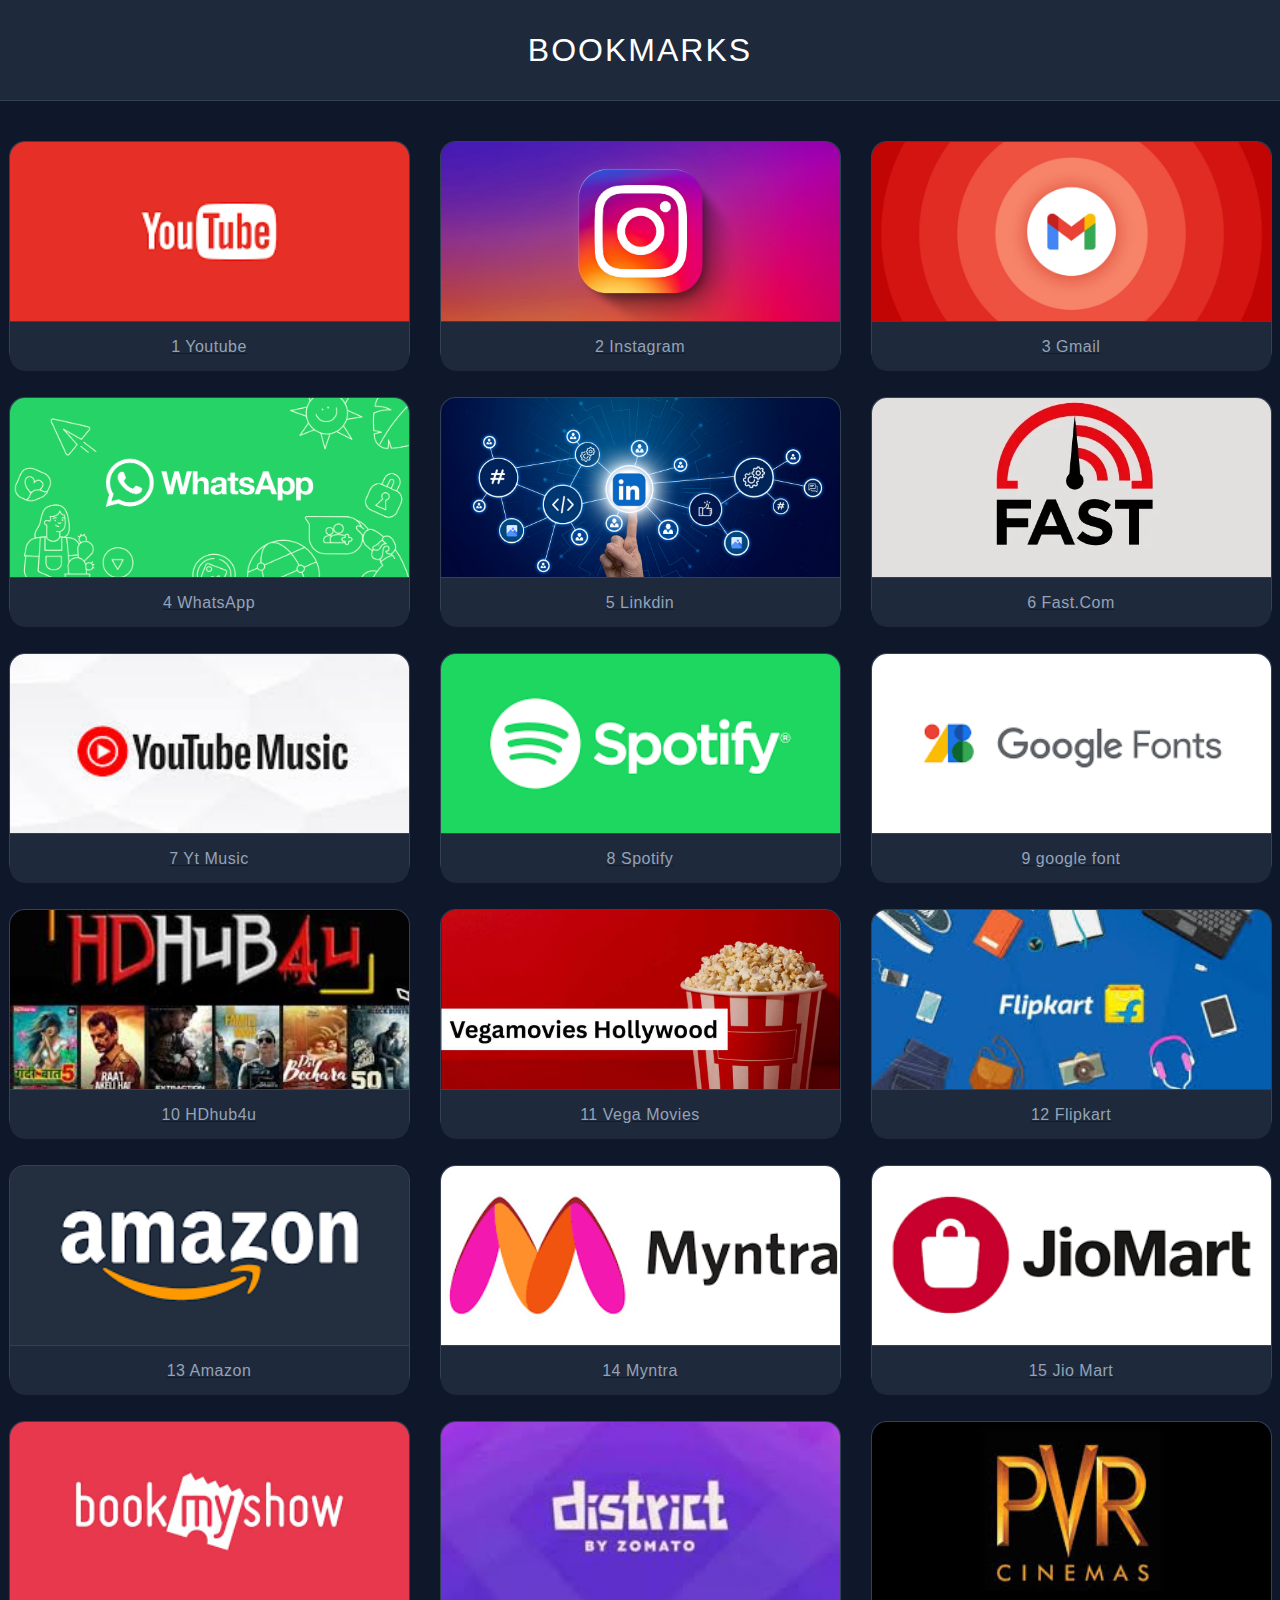
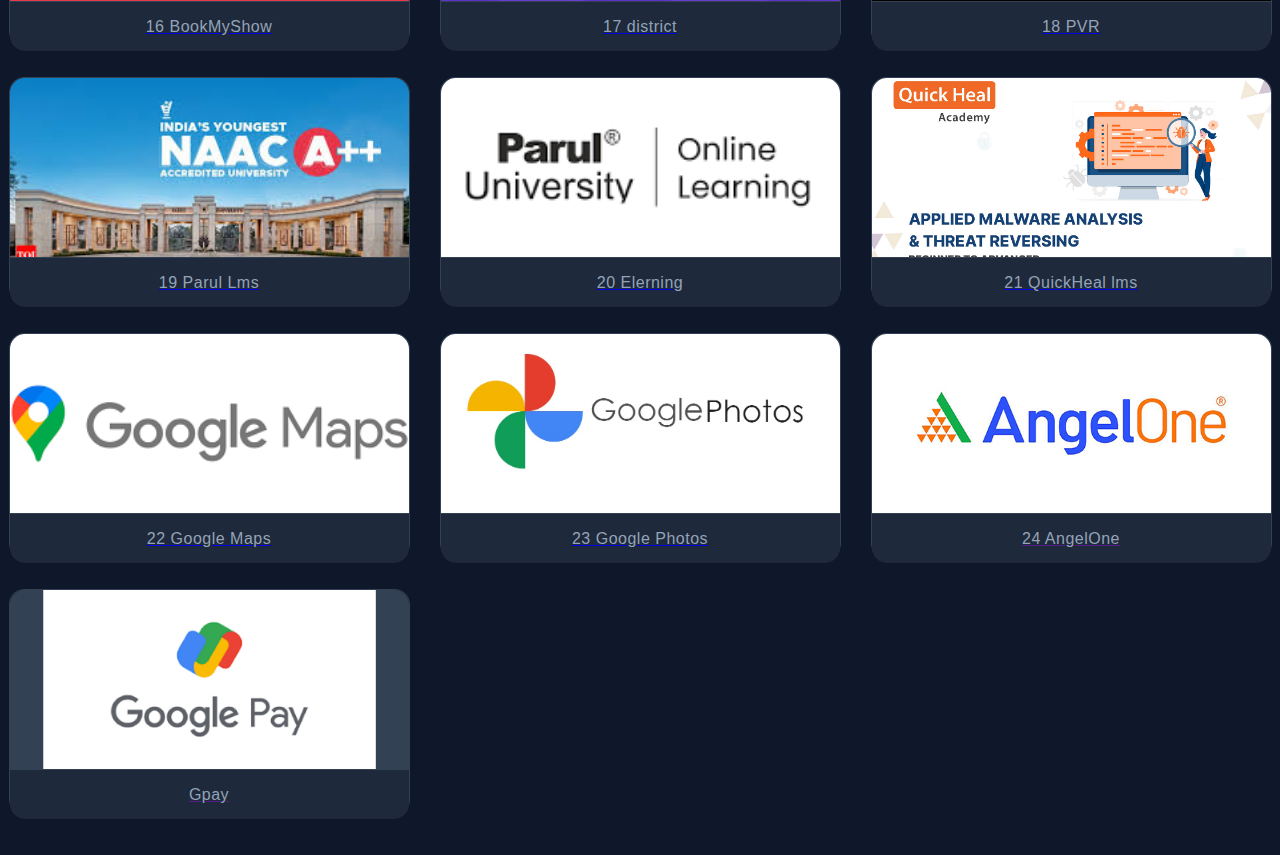
<file: book mark/index.html>
<!-- web sites
 
16 bookmyshow
17 district
19 pvr 
20 
21 
22 
23 gmail 
24 
15 google photos
-->
<!DOCTYPE html>
<html lang="en">

<head>
    <meta charset="UTF-8">
    <meta name="viewport" content="width=device-width, initial-scale=1.0">
    <title>bookmark</title>
    <style>
        * {
            margin: 0;
            padding: 0;
        }

        .upar {
            height: 100px;
            width: 100%;
            background-color: #1e293b;
            display: flex;
            justify-content: center;
            color: #ffffff;
            align-items: center;
            font-family: 'Segoe UI', Tahoma, Geneva, Verdana, sans-serif;
            border-bottom: 1px solid #334155;
        }

        .upar h1 {
            font-weight: 300;
            letter-spacing: 2px;
            text-transform: uppercase;
        }


        .box-grid {
            display: grid;
            grid-template-columns: 1fr 1fr 1fr;
            gap: 30px;
            /* margin-top: 40px; */
            padding: 40px;
            justify-items: center;
            align-items: center;
            justify-content: center;
            align-items: center;
            background-color: #0f172a;

        }

        .box {
            height: 224px;
            width: 399px;
            background-color: #1e293b;
            border: 1px solid #334155;
            border-radius: 15px;
            /* display: flex;
            /* flex-direction: row; */
            /* justify-content: center; */
            transition: width 0.1s, height 0.1s, background-color1s;

        }

        .box:hover {
            width: 405px;
            height: 224px;
            background-color: #3063ab;
        }


        .img-div {
            height: 80%;
            width: 100%;
            background-position: center;
            background-size: cover;
            background-repeat: no-repeat;
            /* background-image: url(yt.png); */
            border-top-right-radius: 15px;
            border-top-left-radius: 15px;
            background-color: #334155;
            border-bottom: 1px solid #334155;

        }

        #a1 {
            background-image: url(yt.png);

        }

        #a2 {
            background-image: url(insta.png);

        }

        #a3 {
            background-image: url(gmail.png);

        }

        #a4 {
            background-image: url(whatapp.png);

        }

        #a5 {
            background-image: url(linkdin.png);

        }

        #a6 {
            background-image: url(fast.png);

        }

        #a7 {
            background-image: url(ytmusic.png);

        }

        #a8 {
            background-image: url(spotify.png);

        }

        #a9 {
            background-image: url(fonts.png);

        }

        #a10 {
            background-image: url(hdhub.png);

        }

        #a11 {
            background-image: url(vega.png);

        }

        #a12 {
            background-image: url(flipkart.png);

        }

        #a13 {
            background-image: url(amazon.png);

        }

        #a14 {
            background-image: url(myntra.png);

        }

        #a15 {
            background-image: url(jiomart.png);

        }

        #a16 {
            background-image: url(bookmyshow.png);

        }

        #a17 {
            background-image: url(district.png);

        }

        #a18 {
            background-image: url(PVR.png);
        }

        #a19 {
            background-image: url(parul.png);

        }

        #a20 {
            background-image: url(elearing.png);
        }

        #a21 {
            background-image: url(quickheal.png);

        }

        #a22 {
            background-image: url(maps.png);
        }

        #a23 {
            background-image: url(photos.png);

        }

        #a24 {
            background-image: url(angelone.png);
        }

        #a25 {
            background-image: url(gpay.png);
        }

        .text-div {
            font-family: 'Segoe UI', sans-serif;
            display: flex;
            justify-content: center;
            align-items: center;
            height: 49px;
            color: #94a3b8;
            background-color: #1e293b;
            border-end-end-radius: 15px;
            border-end-start-radius: 15px;
            letter-spacing: 0.5px;
            font-weight: 500;
        }

        @media (max-width: 600px) {
            .box-grid {
                grid-template-columns: 1fr;
                padding: 20px;
            }
        }
    </style>
</head>

<body>
    <header>
        <div class="upar">
            <h1>Bookmarks</h1>
        </div>
    </header>
    <section>
        <div class="box-grid">
            <a href="https://www.youtube.com/" target="_blank">
                <div class="box box1">
                    <div id="a1" class="img-div">
                    </div>
                    <div class="text-div">1 Youtube</div>
                </div>
            </a>
            <a href="https://www.instagram.com/" target="_blank">
                <div class="box box2">
                    <div id="a2" class="img-div">
                    </div>
                    <div class="text-div">2 Instagram</div>
                </div>
            </a>
            <a href="https://mail.google.com/mail" target="_blank">
                <div class="box box3">
                    <div id="a3" class="img-div">
                    </div>
                    <div class="text-div">3 Gmail </div>
                </div>
            </a>
            <a href="https://www.whatsapp.com/" target="_blank">
                <div class="box box4">
                    <div id="a4" class="img-div">
                    </div>
                    <div class="text-div">4 WhatsApp</div>
                </div>
            </a>
            <a href="https://www.linkedin.com/" target="_blank">
                <div class="box box5">
                    <div id="a5" class="img-div">
                    </div>
                    <div class="text-div">5 Linkdin</div>
                </div>
            </a>
            <a href="https://fast.com/" target="_blank">
                <div class="box box6">
                    <div id="a6" class="img-div">
                    </div>
                    <div class="text-div">6 Fast.Com</div>
                </div>
            </a>
            <a href="https://music.youtube.com/" target="_blank">
                <div class="box box7">
                    <div id="a7" class="img-div">
                    </div>
                    <div class="text-div">7 Yt Music</div>
                </div>
            </a>
            <a href="https://open.spotify.com/" target="_blank">
                <div class="box box8">
                    <div id="a8" class="img-div">
                    </div>
                    <div class="text-div">8 Spotify</div>
                </div>
            </a>
            <a href="https://fonts.google.com/">
                <div class="box box9">
                    <div id="a9" class="img-div">
                    </div>
                    <div class="text-div">9 google font</div>
                </div>
            </a>
            <a href="https://hdhub4u.catering/">
                <div class="box box10">
                    <div id="a10" class="img-div">
                    </div>
                    <div class="text-div">10 HDhub4u</div>
                </div>
            </a>
            <a href="https://vegamoviesj.com.in/">
                <div class="box box11">
                    <div id="a11" class="img-div">
                    </div>
                    <div class="text-div">11 Vega Movies
                    </div>
                </div>
            </a>
            <a href="https://www.flipkart.com/">
                <div class="box box12">
                    <div id="a12" class="img-div">
                    </div>
                    <div class="text-div">12 Flipkart</div>
                </div>
            </a>
            <a href="https://www.amazon.in/?&tag=googhydrabk1-21&ref=pd_sl_5szpgfto9i_e&adgrpid=155259813593&hvpone=&hvptwo=&hvadid=674893540034&hvpos=&hvnetw=g&hvrand=8648880395658514332&hvqmt=e&hvdev=c&hvdvcmdl=&hvlocint=&hvlocphy=9303772&hvtargid=kwd-64107830&hydadcr=14452_2316413&gad_source=1">
                <div class="box box13">
                    <div id="a13" class="img-div">
                    </div>
                    <div class="text-div">13 Amazon</div>
                </div>
            </a>
            <a href="https://www.myntra.com/?utm_source=admitad&utm_medium=affiliate&utm_campaign=1967327_d0e8abf3ba0d315b6061979f8db42d4b&admitad_uid=d0e8abf3ba0d315b6061979f8db42d4b&tagtag_uid=d0e8abf3ba0d315b6061979f8db42d4b&gad_source=1&gad_campaignid=23402634195&gbraid=0AAAAA_m-SUjY7ZZwGMyXXiU29IAMzHt-g&gclid=Cj0KCQiA6sjKBhCSARIsAJvYcpNBjIWtj0vB5oWoDsMH4jUA2ywyR0Da9gFLS-_T-WUY8iPjA4aRw84aAmJLEALw_wcB">
                <div class="box box14">
                    <div id="a14" class="img-div">
                    </div>
                    <div class="text-div">14 Myntra</div>
                </div>
            </a>
            <a href="https://www.jiomart.com/">
                <div class="box box15">
                    <div id="a15" class="img-div">
                    </div>
                    <div class="text-div">15 Jio Mart</div>
                </div>
            </a>
            <a href="https://bookmyshow.com/">
                <div class="box box16">
                    <div id="a16" class="img-div">
                    </div>
                    <div class="text-div">16 BookMyShow</div>
                </div>
            </a>
            <a href="https://www.district.in/">
                <div class="box box17">
                    <div id="a17" class="img-div">
                    </div>
                    <div class="text-div">17 district</div>
                </div>
            </a>
            <a href="https://www.pvrcinemas.com/">
                <div class="box box18">
                    <div id="a18" class="img-div">
                    </div>
                    <div class="text-div">18 PVR</div>
                </div>
            </a>
            <a href="https://ums.paruluniversity.ac.in/ForgotPassword.aspx">
                <div class="box box19">
                    <div id="a19" class="img-div">
                    </div>
                    <div class="text-div">19 Parul Lms</div>
                </div>
            </a>
            <a href="https://elearning.paruluniversity.ac.in/">
                <div class="box box20">
                    <div id="a20" class="img-div">
                    </div>
                    <div class="text-div">20 Elerning</div>
                </div>
            </a>
            <a href="https://lms.quickhealacademy.com/">
                <div class="box box21">
                    <div id="a21" class="img-div">
                    </div>
                    <div class="text-div">21 QuickHeal lms</div>
                </div>
            </a>
            <a href="https://maps.google.com/">
                <div class="box box22">
                    <div id="a22" class="img-div">
                    </div>
                    <div class="text-div">22 Google Maps</div>
                </div>
            </a>
            <a href="https://photos.google.com/login">
                <div class="box box23">
                    <div id="a23" class="img-div">
                    </div>
                    <div class="text-div">23 Google Photos</div>
                </div>
            </a>
            <a href="">
                <div class="box box24">
                    <div id="a24" class="img-div">
                    </div>
                    <div class="text-div">24 AngelOne</div>
                </div>
            </a>
            <a href="">
                <div class="box box25">
                    <div id="a25" class="img-div">
                    </div>
                    <div class="text-div">Gpay</div>
                </div>
            </a>
        </div>
    </section>
</body>

</html>
</file>
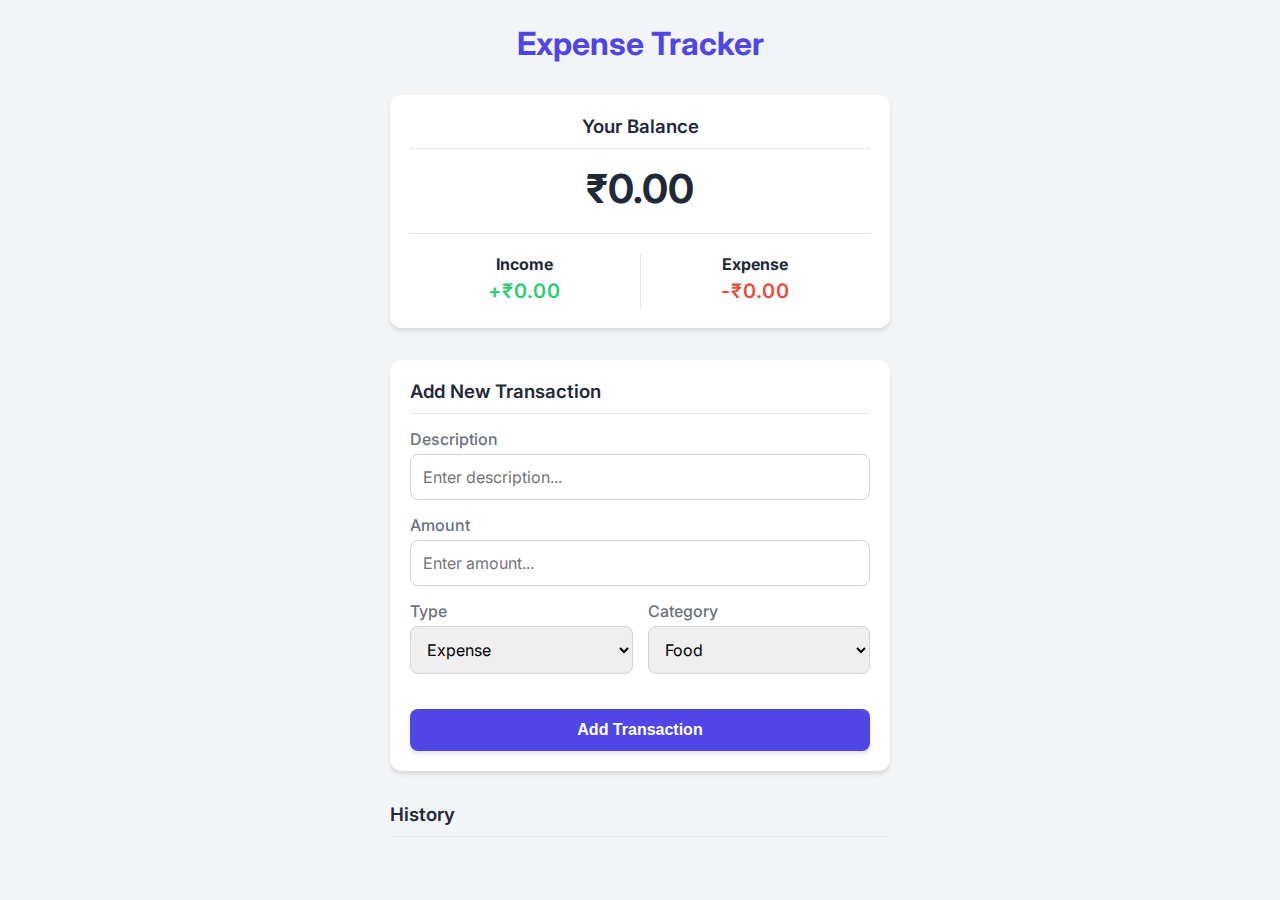
<file: expense-tracker/index.html>
<!DOCTYPE html>
<html lang="en">
<head>
    <meta charset="UTF-8">
    <meta name="viewport" content="width=device-width, initial-scale=1.0">
    <title>Expense Tracker</title>
    <link rel="stylesheet" href="css/style.css">
    <link rel="preconnect" href="https://fonts.googleapis.com">
    <link rel="preconnect" href="https://fonts.gstatic.com" crossorigin>
    <link href="https://fonts.googleapis.com/css2?family=Inter:wght@400;500;600;700&display=swap" rel="stylesheet">
</head>
<body>
    <div class="container">
        <header>
            <h1>Expense Tracker</h1>
        </header>

        <section class="balance-container">
            <div class="balance-card">
                <h3>Your Balance</h3>
                <h2 id="balance">₹0.00</h2>
            </div>
            <div class="inc-exp-container">
                <div class="money-card income">
                    <h4>Income</h4>
                    <p id="money-plus" class="money plus">+₹0.00</p>
                </div>
                <div class="money-card expense">
                    <h4>Expense</h4>
                    <p id="money-minus" class="money minus">-₹0.00</p>
                </div>
            </div>
        </section>

        <section class="add-transaction">
            <h3>Add New Transaction</h3>
            <form id="form">
                <div class="form-control">
                    <label for="text">Description</label>
                    <input type="text" id="text" placeholder="Enter description..." required />
                </div>
                <div class="form-control">
                    <label for="amount">Amount</label>
                    <input type="number" id="amount" placeholder="Enter amount..." min="0" step="0.01" required />
                </div>
                <div class="form-row">
                    <div class="form-control">
                        <label for="type">Type</label>
                        <select id="type" required>
                            <option value="expense">Expense</option>
                            <option value="income">Income</option>
                        </select>
                    </div>
                    <div class="form-control">
                        <label for="category">Category</label>
                        <select id="category" required>
                            <option value="Food">Food</option>
                            <option value="Travel">Travel</option>
                            <option value="Shopping">Shopping</option>
                            <option value="Bills">Bills</option>
                            <option value="Other">Other</option>
                        </select>
                    </div>
                </div>
                <button class="btn">Add Transaction</button>
            </form>
        </section>

        <section class="transactions">
            <h3>History</h3>
            <ul id="list" class="list">
                <!-- Transactions will be added here dynamically -->
            </ul>
        </section>
    </div>

    <script src="js/storage.js"></script>
    <script src="js/app.js"></script>
</body>
</html>
</file>
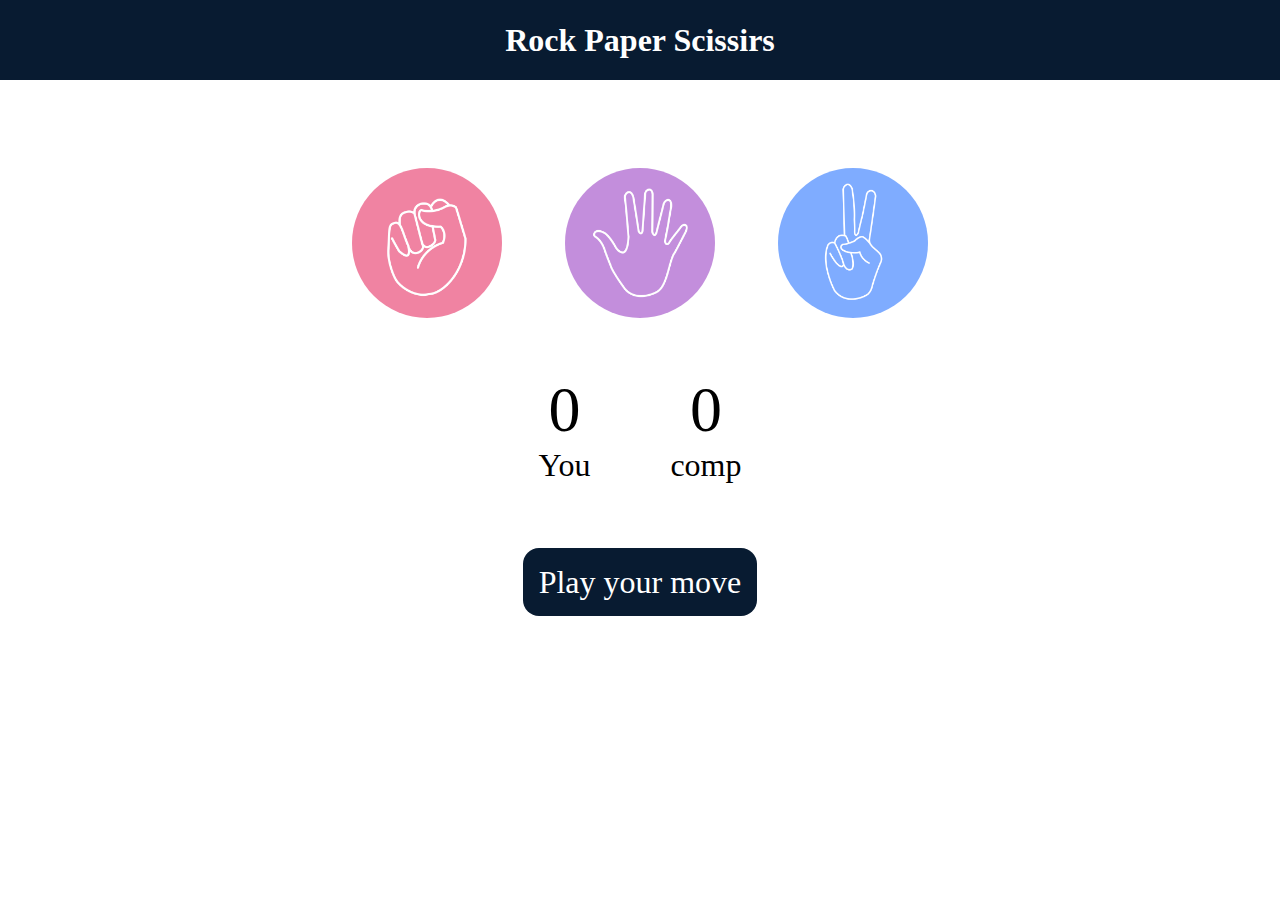
<file: stone,paper& scissors/index.html>
<!DOCTYPE html>
<html lang="en">
<head>
    <meta charset="UTF-8">
    <meta name="viewport" content="width=device-width, initial-scale=1.0">
    <title>Document</title>
    <link rel="stylesheet" href="style.css">
</head>
<body>
    <h1>Rock Paper Scissirs</h1>
    <div class="choices">
        <div class="choice" id="rock">
            <img src="image/rock.png" alt="">
        </div>
        <div class="choice"  id="paper">
            <img src="image/paper.png" alt="">
        </div>
        <div class="choice" id="Scissors">
            <img src="image/scissors.png" alt="">
        </div>
    </div>
    
    <div class="score-bord">
        <div class="score">
            <p id="user-score">0</p>
            <p>You</p>
        </div>
         <div class="score">
            <p id="comp-score">0</p>
            <p>comp</p>
        </div>
    </div>

    <div class="msg-container">
        <p id="msg">Play your move</p>
    </div>
    <script src="script.js"></script>
</body>
</html>
</file>
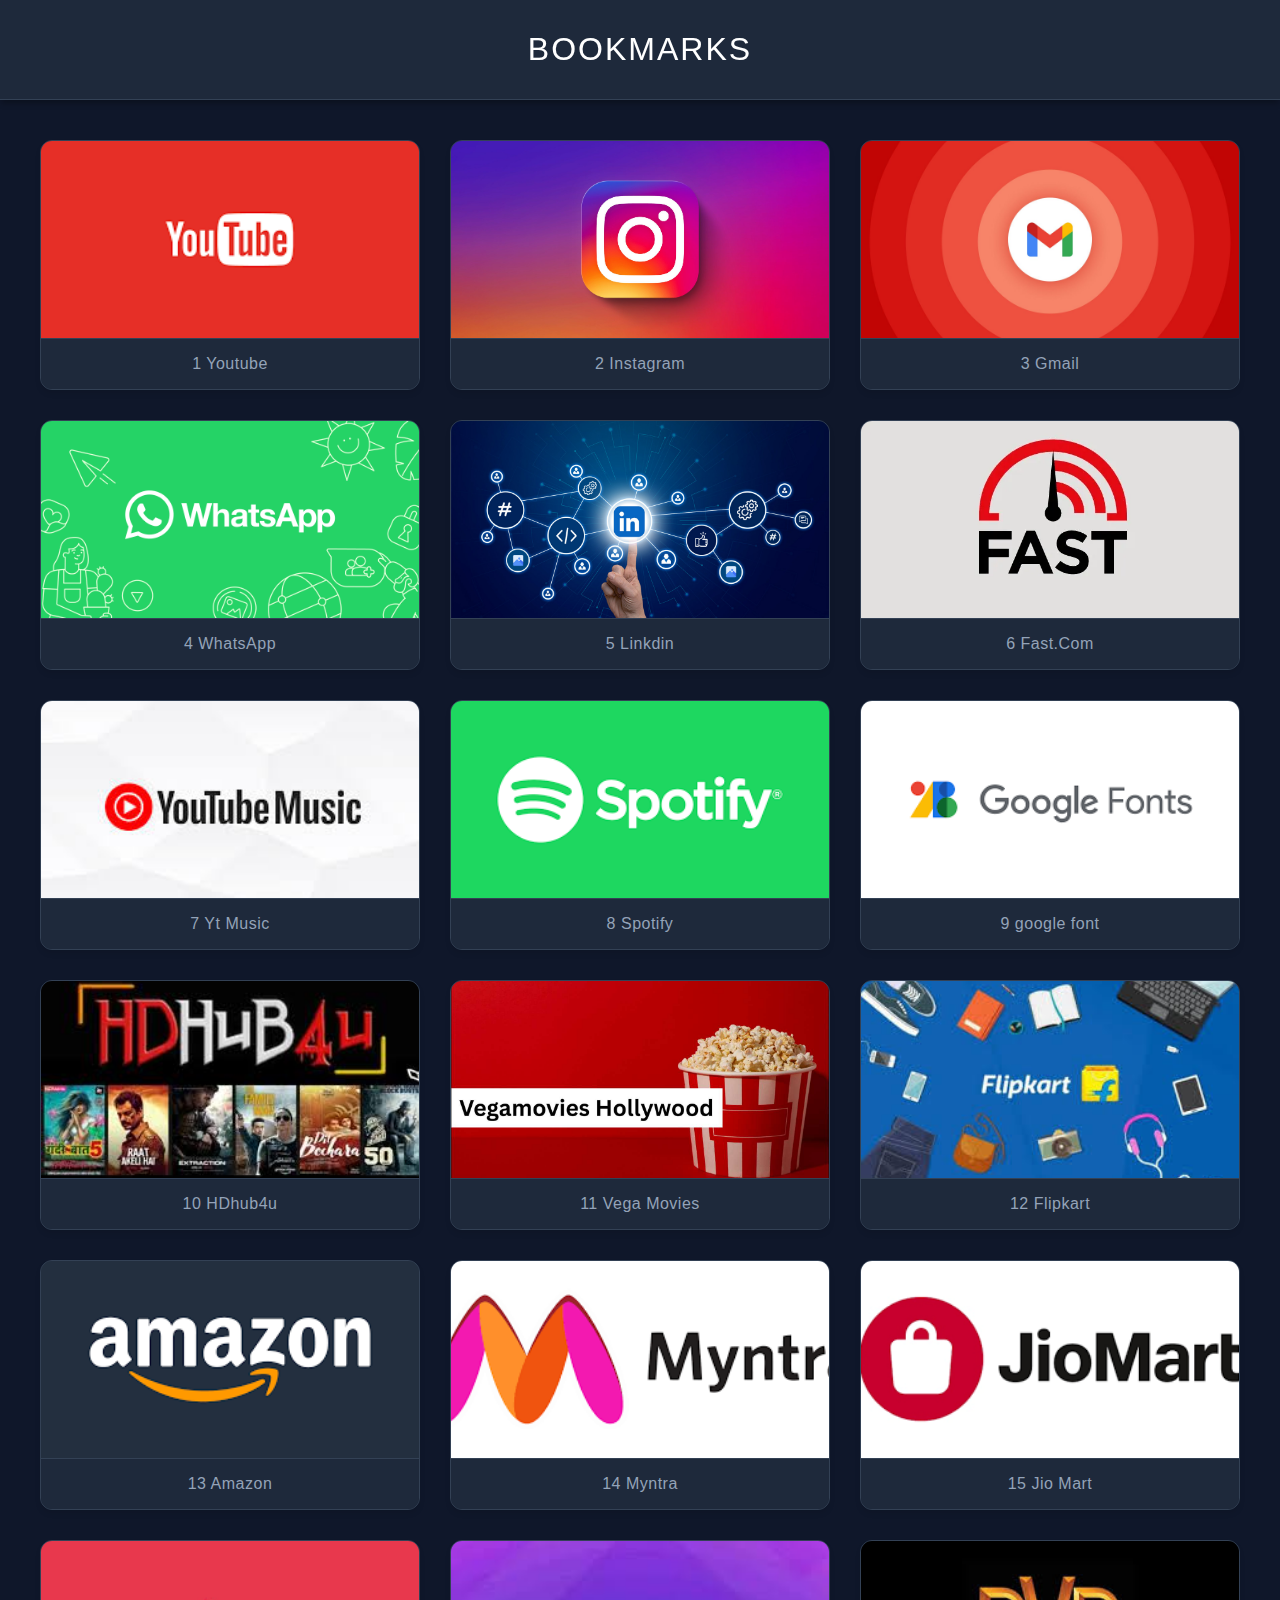
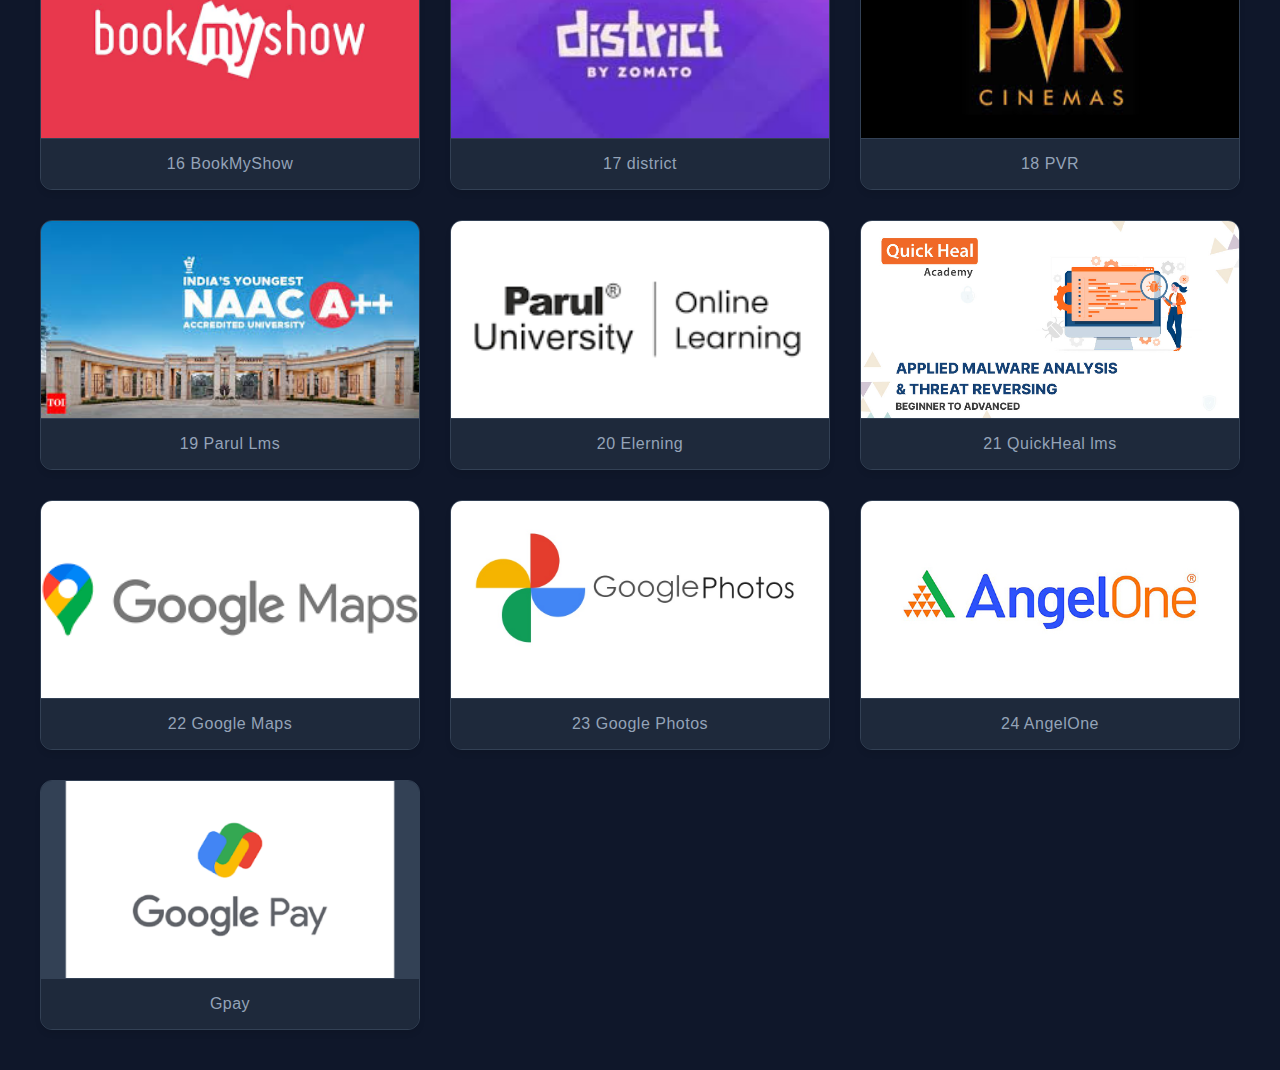
<file: book mark/index1.html>
<!-- web sites
 
16 bookmyshow
17 district
19 pvr 
20 
21 
22 
23 gmail 
24 
15 google photos
-->
<!DOCTYPE html>
<html lang="en">

<head>
    <meta charset="UTF-8">
    <meta name="viewport" content="width=device-width, initial-scale=1.0">
    <title>Bookmarks</title>
    <style>
        /* Modern Reset */
        * {
            margin: 0;
            padding: 0;
            box-sizing: border-box;
        }

        body {
            /* Modern Professional Background: Deep Slate */
            background-color: #0f172a;
            font-family: 'Segoe UI', Tahoma, Geneva, Verdana, sans-serif;
            color: #cbd5e1;
        }

        .upar {
            height: 100px;
            width: 100%;
            /* Header Background: Slightly lighter than body */
            background-color: #1e293b;
            display: flex;
            justify-content: center;
            align-items: center;
            /* Header Text Color: Pure White for contrast */
            color: #ffffff;
            /* Added a subtle shadow and border for separation */
            box-shadow: 0 4px 6px -1px rgba(0, 0, 0, 0.3);
            border-bottom: 1px solid #334155;
            position: sticky;
            top: 0;
            z-index: 10;
        }

        .upar h1 {
            font-weight: 300;
            letter-spacing: 2px;
            text-transform: uppercase;
        }

        .box-grid {
            display: grid;
            /* Modern Responsive Grid: Fits as many columns as possible, min width 300px */
            grid-template-columns: repeat(auto-fit, minmax(300px, 1fr));
            gap: 30px;
            padding: 40px;
            justify-items: center;
            background-color: #0f172a;
            /* Matches body */
            max-width: 1400px;
            margin: 0 auto;
        }

        .box {
            height: 250px;
            /* Slight height adjustment */
            width: 100%;
            /* Fluid width */
            max-width: 400px;

            /* Modern Card Styling */
            background-color: #1e293b;
            border: 1px solid #334155;
            /* Subtle border */
            border-radius: 12px;

            /* Smooth transitions for hover effects */
            transition: transform 0.3s ease, box-shadow 0.3s ease, border-color 0.3s ease;
            cursor: pointer;
            overflow: hidden;
            /* Keeps child elements inside rounded corners */
            box-shadow: 0 4px 6px -1px rgba(0, 0, 0, 0.1);
        }

        /* Hover Effect: Lift up and glow */
        .box:hover {
            transform: translateY(-8px);
            box-shadow: 0 20px 25px -5px rgba(0, 0, 0, 0.5);
            border-color: #60a5fa;
            /* Modern Blue accent on hover */
        }

        .img-div {
            height: 80%;
            width: 100%;
            background-position: center;
            background-size: cover;
            background-repeat: no-repeat;
            /* Fallback color if image fails to load */
            background-color: #334155;
            border-bottom: 1px solid #334155;
        }

        /* ID Styles remain unchanged, preserving author links */
        #a1 {
            background-image: url(yt.png);
        }

        #a2 {
            background-image: url(insta.png);
        }

        #a3 {
            background-image: url(gmail.png);
        }

        #a4 {
            background-image: url(whatapp.png);
        }

        #a5 {
            background-image: url(linkdin.png);
        }

        #a6 {
            background-image: url(fast.png);
        }

        #a7 {
            background-image: url(ytmusic.png);
        }

        #a8 {
            background-image: url(spotify.png);
        }

        #a9 {
            background-image: url(fonts.png);
        }

        #a10 {
            background-image: url(hdhub.png);
        }

        #a11 {
            background-image: url(vega.png);
        }

        #a12 {
            background-image: url(flipkart.png);
        }

        #a13 {
            background-image: url(amazon.png);
        }

        #a14 {
            background-image: url(myntra.png);
        }

        #a15 {
            background-image: url(jiomart.png);
        }

        #a16 {
            background-image: url(bookmyshow.png);
        }

        #a17 {
            background-image: url(district.png);
        }

        #a18 {
            background-image: url(PVR.png);
        }

        #a19 {
            background-image: url(parul.png);
        }

        #a20 {
            background-image: url(elearing.png);
        }

        #a21 {
            background-image: url(quickheal.png);
        }

        #a22 {
            background-image: url(maps.png);
        }

        #a23 {
            background-image: url(photos.png);
        }

        #a24 {
            background-image: url(angelone.png);
        }

        #a25 {
            background-image: url(gpay.png);
        }

        .text-div {
            font-family: 'Segoe UI', sans-serif;
            display: flex;
            justify-content: center;
            align-items: center;
            height: 20%;
            /* Fill remaining space */

            /* Text Styling */
            color: #94a3b8;
            /* Muted text color */
            font-weight: 500;
            background-color: #1e293b;
            /* Matches card bg */
            letter-spacing: 0.5px;
            transition: color 0.3s ease;
        }

        /* Make text light up on hover */
        .box:hover .text-div {
            color: #ffffff;
        }

        /* Mobile Optimization */
        @media (max-width: 600px) {
            .box-grid {
                grid-template-columns: 1fr;
                padding: 20px;
            }
        }
    </style>
</head>

<body>
    <header>
        <div class="upar">
            <h1>Bookmarks</h1>
        </div>
    </header>
    <section>
        <div class="box-grid">
            <div class="box box1">
                <div id="a1" class="img-div"></div>
                <div class="text-div">1 Youtube</div>
            </div>
            <div class="box box2">
                <div id="a2" class="img-div"></div>
                <div class="text-div">2 Instagram</div>
            </div>
            <div class="box box3">
                <div id="a3" class="img-div"></div>
                <div class="text-div">3 Gmail </div>
            </div>
            <div class="box box4">
                <div id="a4" class="img-div"></div>
                <div class="text-div">4 WhatsApp</div>
            </div>
            <div class="box box5">
                <div id="a5" class="img-div"></div>
                <div class="text-div">5 Linkdin</div>
            </div>
            <div class="box box6">
                <div id="a6" class="img-div"></div>
                <div class="text-div">6 Fast.Com</div>
            </div>
            <div class="box box7">
                <div id="a7" class="img-div"></div>
                <div class="text-div">7 Yt Music</div>
            </div>
            <div class="box box8">
                <div id="a8" class="img-div"></div>
                <div class="text-div">8 Spotify</div>
            </div>
            <div class="box box9">
                <div id="a9" class="img-div"></div>
                <div class="text-div">9 google font</div>
            </div>
            <div class="box box10">
                <div id="a10" class="img-div"></div>
                <div class="text-div">10 HDhub4u</div>
            </div>
            <div class="box box11">
                <div id="a11" class="img-div"></div>
                <div class="text-div">11 Vega Movies</div>
            </div>
            <div class="box box12">
                <div id="a12" class="img-div"></div>
                <div class="text-div">12 Flipkart</div>
            </div>
            <div class="box box13">
                <div id="a13" class="img-div"></div>
                <div class="text-div">13 Amazon</div>
            </div>
            <div class="box box14">
                <div id="a14" class="img-div"></div>
                <div class="text-div">14 Myntra</div>
            </div>
            <div class="box box15">
                <div id="a15" class="img-div"></div>
                <div class="text-div">15 Jio Mart</div>
            </div>
            <div class="box box16">
                <div id="a16" class="img-div"></div>
                <div class="text-div">16 BookMyShow</div>
            </div>
            <div class="box box17">
                <div id="a17" class="img-div"></div>
                <div class="text-div">17 district</div>
            </div>
            <div class="box box18">
                <div id="a18" class="img-div"></div>
                <div class="text-div">18 PVR</div>
            </div>
            <div class="box box19">
                <div id="a19" class="img-div"></div>
                <div class="text-div">19 Parul Lms</div>
            </div>
            <div class="box box20">
                <div id="a20" class="img-div"></div>
                <div class="text-div">20 Elerning</div>
            </div>
            <div class="box box21">
                <div id="a21" class="img-div"></div>
                <div class="text-div">21 QuickHeal lms</div>
            </div>
            <div class="box box22">
                <div id="a22" class="img-div"></div>
                <div class="text-div">22 Google Maps</div>
            </div>
            <div class="box box23">
                <div id="a23" class="img-div"></div>
                <div class="text-div">23 Google Photos</div>
            </div>
            <div class="box box24">
                <div id="a24" class="img-div"></div>
                <div class="text-div">24 AngelOne</div>
            </div>
            <div class="box box25">
                <div id="a25" class="img-div"></div>
                <div class="text-div">Gpay</div>
            </div>
        </div>
    </section>
</body>

</html>
</file>
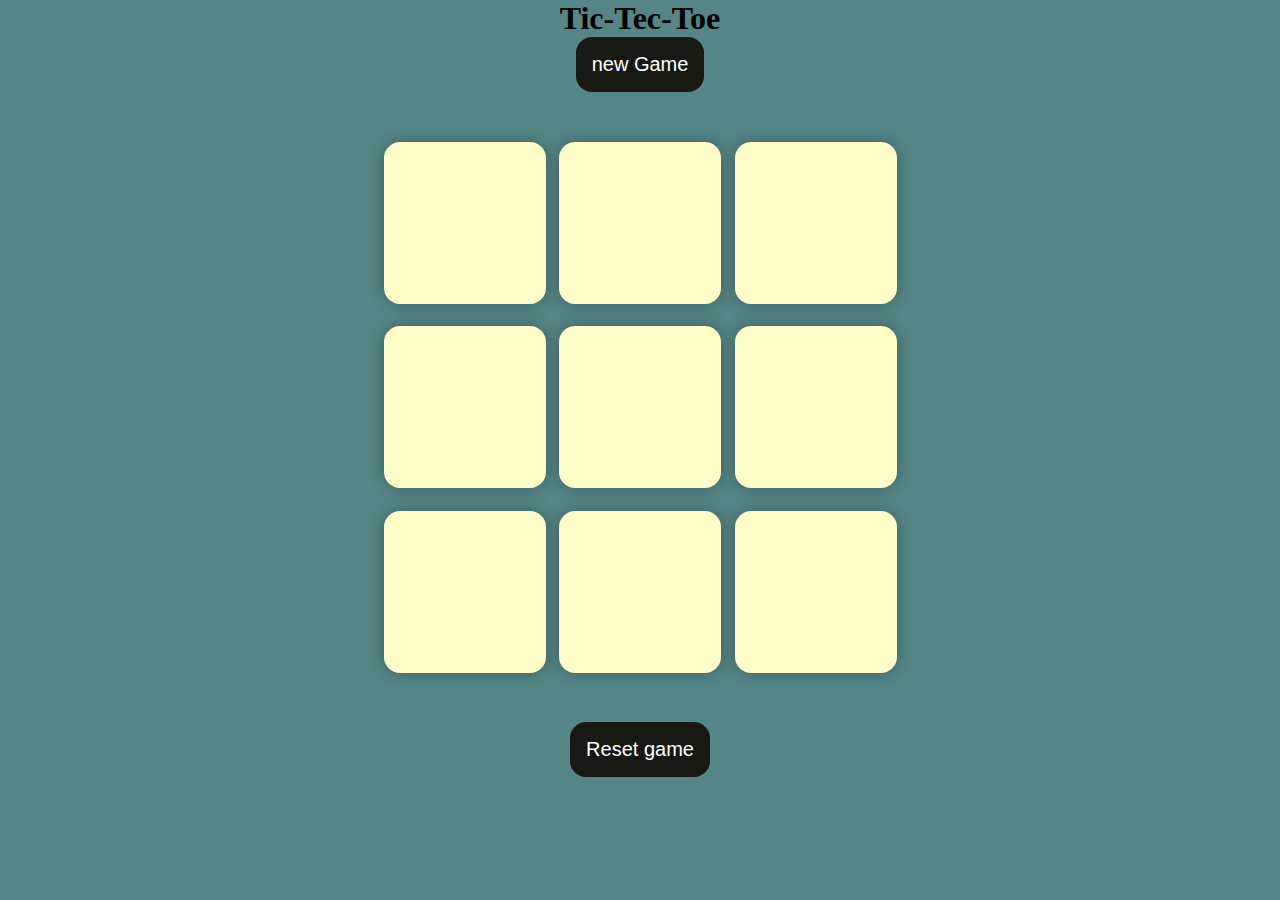
<file: tic tac toe/ticTacToe.html>
<!DOCTYPE html>
<html lang="en">

<head>
    <meta charset="UTF-8">
    <meta name="viewport" content="width=device-width, initial-scale=1.0">
    <title>Tic-Tec-Toe</title>
    <link rel="stylesheet" href="ticTacToe.css">
</head>

<body>
    <div class="msg-container hide">
        <p id="msg"> Winner</p>

    </div>
    <main>
        <h1>Tic-Tec-Toe</h1>
        <button id="new-btn">new Game</button>

        <div class="container">
            <div class="game">
                <button class="box"></button>
                <button class="box"></button>
                <button class="box"></button>
                <button class="box"></button>
                <button class="box"></button>
                <button class="box"></button>
                <button class="box"></button>
                <button class="box"></button>
                <button class="box"></button>
            </div>
        </div>
        <button id="reset-btn">Reset game</button>
    </main>
    <script src="ticTacToe.js"></script>
</body>

</html>
</file>
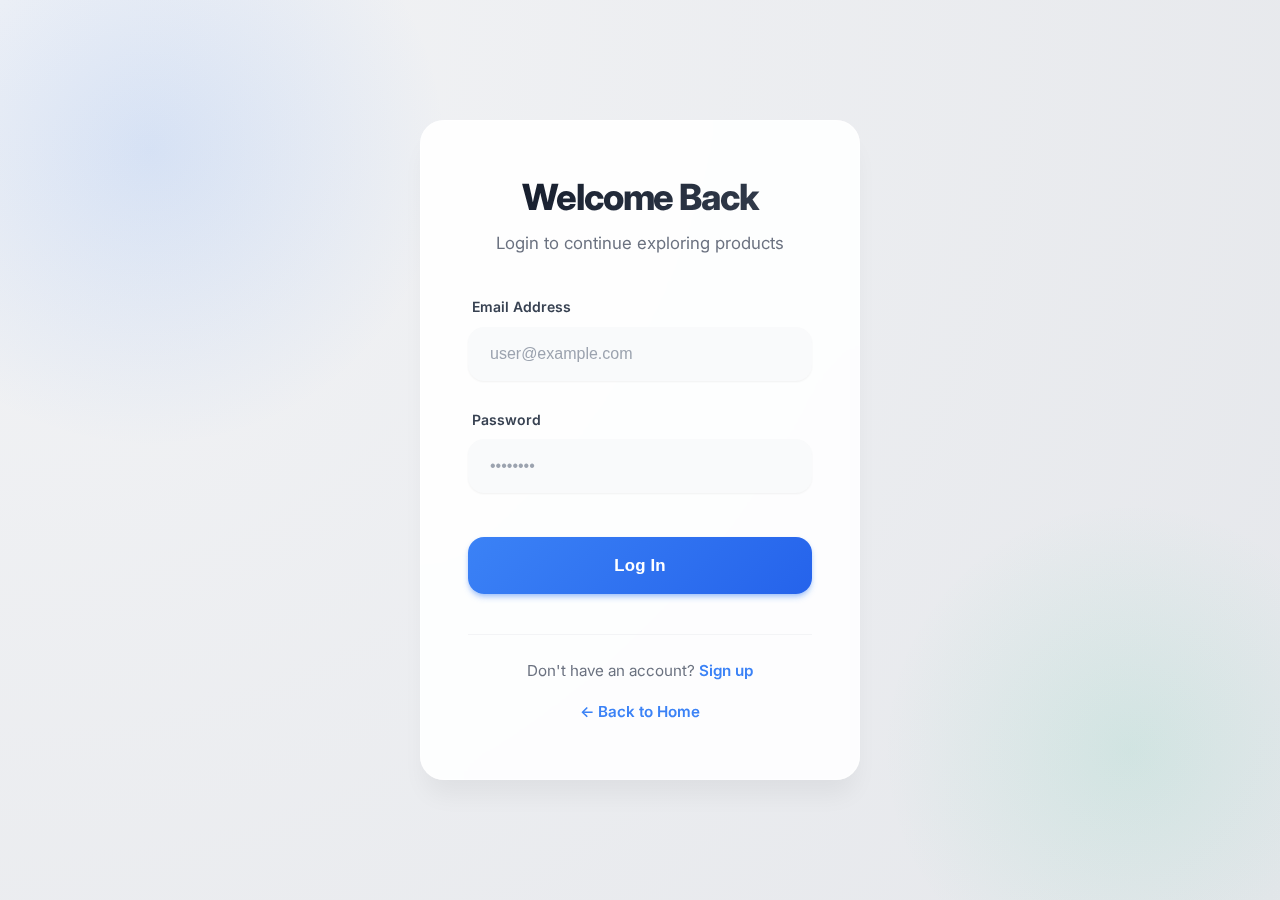
<file: TryNBuy1/add-product.html>
<!DOCTYPE html>
<html lang="en">

<head>
    <meta charset="UTF-8">
    <meta name="viewport" content="width=device-width, initial-scale=1.0">
    <title>List Your Product - TryNbuy</title>

    <!-- Google Fonts -->
    <link rel="preconnect" href="https://fonts.googleapis.com">
    <link rel="preconnect" href="https://fonts.gstatic.com" crossorigin>
    <link href="https://fonts.googleapis.com/css2?family=Inter:wght@400;500;700&display=swap" rel="stylesheet">

    <!-- CSS -->
    <link rel="stylesheet" href="css/main.css">
    <link rel="stylesheet" href="css/forms.css">
    <link rel="stylesheet" href="css/dashboard.css">
    <link rel="stylesheet" href="css/responsive.css">
</head>

<body>

    <!-- Dashboard Header -->
    <header class="dashboard-header glass">
        <div class="container dashboard-nav">
            <a href="dashboard.html" class="fade-in"
                style="font-size: 1.5rem; font-weight: 800; color: var(--primary-color);">TryNbuy</a>

            <div class="user-menu fade-in delay-100">
                <a href="dashboard.html" class="btn btn-outline" style="padding: 0.5rem 1rem; border: none;">Cancel</a>
                <div class="user-avatar">U</div>
            </div>
        </div>
    </header>

    <!-- Main Content -->
    <main class="container section" style="padding-top: 0;">
        <div class="form-page-container fade-in delay-100">
            <h2 class="mb-4 text-center">List a New Product</h2>
            <p class="text-center mb-5" style="color: var(--text-light);">Share your product with the community and let
                others experience it.</p>

            <form id="addProductForm">
                <!-- Step 1: Basics -->
                <div class="form-step-group slide-up">
                    <div class="form-step-title">
                        <span class="step-number-badge">1</span>
                        Basic Details
                    </div>
                    <div class="form-group">
                        <label for="productName">Product Name</label>
                        <input type="text" id="productName" class="form-control"
                            placeholder="e.g., Sony WH-1000XM4 Headphones" required>
                    </div>

                    <div class="form-group">
                        <label for="category">Category</label>
                        <select id="category" class="form-control" required>
                            <option value="">Select Category</option>
                            <option value="Electronics">Electronics</option>
                            <option value="Laptops">Laptops</option>
                            <option value="Cameras">Cameras</option>
                            <option value="Gaming">Gaming</option>
                            <option value="Furniture">Furniture</option>
                            <option value="Sports">Sports</option>
                            <option value="Other">Other</option>
                        </select>
                    </div>
                </div>

                <!-- Step 2: Visuals & Condition -->
                <div class="form-step-group slide-up delay-100">
                    <div class="form-step-title">
                        <span class="step-number-badge">2</span>
                        Photos & Condition
                    </div>
                    <div class="form-group">
                        <label for="image">Product Image URL</label>
                        <input type="url" id="image" class="form-control" placeholder="https://example.com/image.jpg"
                            required>
                        <small style="color: var(--text-light); display: block; margin-top: 4px;">For this demo, please
                            paste a valid image URL.</small>
                    </div>

                    <div class="form-group">
                        <label for="age">How old is the product?</label>
                        <input type="text" id="age" class="form-control" placeholder="e.g., 6 months old" required>
                    </div>

                    <div class="form-group">
                        <label for="description">Description</label>
                        <textarea id="description" class="form-control" rows="3"
                            placeholder="Describe the condition and why others should try it..." required></textarea>
                    </div>
                </div>

                <!-- Step 3: Location & Contact -->
                <div class="form-step-group slide-up delay-200">
                    <div class="form-step-title">
                        <span class="step-number-badge">3</span>
                        Location & Contact
                    </div>
                    <div class="form-group">
                        <label for="location">Location / Area</label>
                        <input type="text" id="location" class="form-control" placeholder="e.g., Indiranagar, Bangalore"
                            required>
                    </div>
                    <div class="form-group">
                        <label for="phone">Contact Number (WhatsApp)</label>
                        <input type="tel" id="phone" class="form-control" placeholder="+91 98765 43210" required>
                    </div>
                </div>

                <div class="text-center mt-4 slide-up delay-300">
                    <button type="submit" class="btn btn-primary"
                        style="padding-left: 3rem; padding-right: 3rem; width: 100%; max-width: 300px;">
                        Publish Listing
                    </button>
                    <p style="margin-top: 1rem; font-size: 0.85rem; color: #6b7280;">By publishing, you agree to our
                        Terms & Safety Guidelines.</p>
                </div>
            </form>
        </div>
    </main>

    <!-- Scripts -->
    <script src="js/navigation.js"></script>
    <script>
        checkAuth();

        document.getElementById('addProductForm').addEventListener('submit', function (e) {
            e.preventDefault();
            // In a real app, we would send data to backend.
            // For this frontend demo, we just show success and redirect.
            alert('Your product has been listed successfully!');
            window.location.href = 'dashboard.html';
        });
    </script>
</body>

</html>
</file>
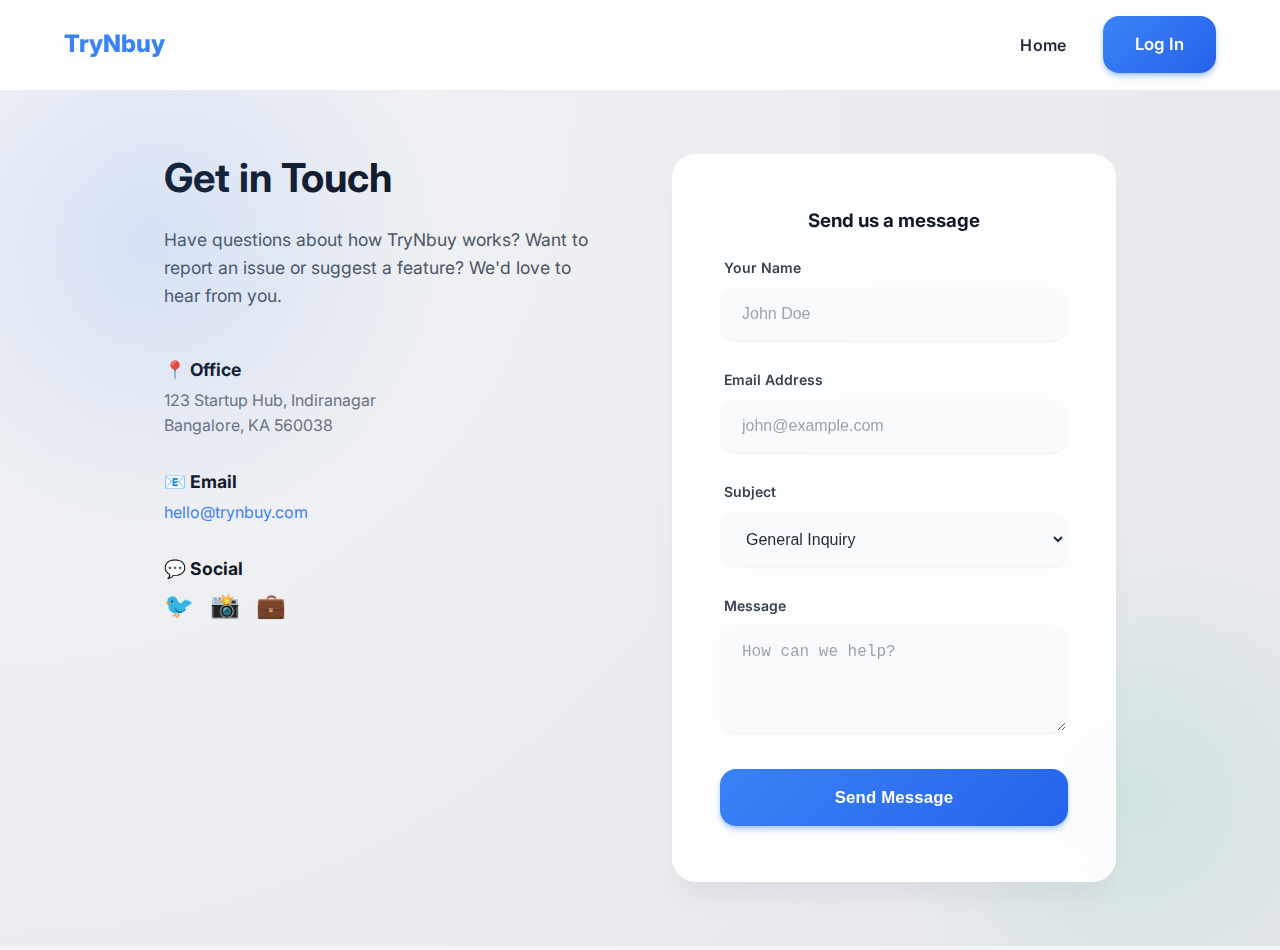
<file: TryNBuy1/contact.html>
<!DOCTYPE html>
<html lang="en">

<head>
    <meta charset="UTF-8">
    <meta name="viewport" content="width=device-width, initial-scale=1.0">
    <title>Contact Us - TryNbuy</title>
    <link href="https://fonts.googleapis.com/css2?family=Inter:wght@400;500;600;700;800&display=swap" rel="stylesheet">
    <link rel="stylesheet" href="css/main.css">
    <link rel="stylesheet" href="css/landing.css">
    <link rel="stylesheet" href="css/forms.css"> <!-- Reusing form styles -->
    <link rel="stylesheet" href="css/responsive.css">
</head>

<body>

    <!-- Navigation -->
    <nav class="glass" style="padding: 1rem 0; position: sticky; top: 0; z-index: 100;">
        <div class="container" style="display: flex; justify-content: space-between; align-items: center;">
            <a href="index.html" class="fade-in"
                style="font-size: 1.5rem; font-weight: 800; color: var(--primary-color);">TryNbuy</a>
            <div class="desktop-nav fade-in delay-100">
                <a href="index.html" class="btn btn-ghost">Home</a>
                <a href="login.html" class="btn btn-primary">Log In</a>
            </div>
            <button class="mobile-menu-toggle fade-in"
                style="display: none; background: none; border: none; font-size: 1.5rem;">☰</button>
        </div>
    </nav>

    <!-- Contact Section -->
    <main class="auth-page"
        style="min-height: calc(100vh - 80px); padding-top: 4rem; padding-bottom: 4rem; align-items: flex-start;">
        <div class="container" style="display: grid; grid-template-columns: 1fr 1fr; gap: 4rem; max-width: 1000px;">

            <!-- Info Side -->
            <div class="slide-up">
                <h1 style="font-size: 2.5rem; margin-bottom: 1.5rem; color: #111827;">Get in Touch</h1>
                <p style="color: #4b5563; font-size: 1.1rem; margin-bottom: 3rem; line-height: 1.6;">
                    Have questions about how TryNbuy works? Want to report an issue or suggest a feature? We'd love to
                    hear from you.
                </p>

                <div style="margin-bottom: 2rem;">
                    <h3 style="font-size: 1.1rem; margin-bottom: 0.5rem;">📍 Office</h3>
                    <p style="color: #6b7280;">123 Startup Hub, Indiranagar<br>Bangalore, KA 560038</p>
                </div>

                <div style="margin-bottom: 2rem;">
                    <h3 style="font-size: 1.1rem; margin-bottom: 0.5rem;">📧 Email</h3>
                    <p style="color: #6b7280;"><a href="mailto:hello@trynbuy.com"
                            style="color: var(--primary-color);">hello@trynbuy.com</a></p>
                </div>

                <div>
                    <h3 style="font-size: 1.1rem; margin-bottom: 0.5rem;">💬 Social</h3>
                    <div style="display: flex; gap: 1rem;">
                        <a href="#" style="font-size: 1.5rem;">🐦</a>
                        <a href="#" style="font-size: 1.5rem;">📸</a>
                        <a href="#" style="font-size: 1.5rem;">💼</a>
                    </div>
                </div>
            </div>

            <!-- Form Side -->
            <div class="auth-card slide-up delay-100" style="margin: 0; max-width: 100%;">
                <h3 class="mb-4">Send us a message</h3>
                <form onsubmit="event.preventDefault(); alert('Message sent! We will get back to you soon.');">
                    <div class="form-group">
                        <label>Your Name</label>
                        <input type="text" class="form-control" placeholder="John Doe" required>
                    </div>
                    <div class="form-group">
                        <label>Email Address</label>
                        <input type="email" class="form-control" placeholder="john@example.com" required>
                    </div>
                    <div class="form-group">
                        <label>Subject</label>
                        <select class="form-control">
                            <option>General Inquiry</option>
                            <option>Support</option>
                            <option>Partnership</option>
                        </select>
                    </div>
                    <div class="form-group">
                        <label>Message</label>
                        <textarea class="form-control" rows="4" placeholder="How can we help?" required></textarea>
                    </div>
                    <button type="submit" class="btn btn-primary" style="width: 100%;">Send Message</button>
                </form>
            </div>

        </div>
    </main>

    <script src="js/navigation.js"></script>
    <script src="js/ui.js"></script>
</body>

</html>
</file>
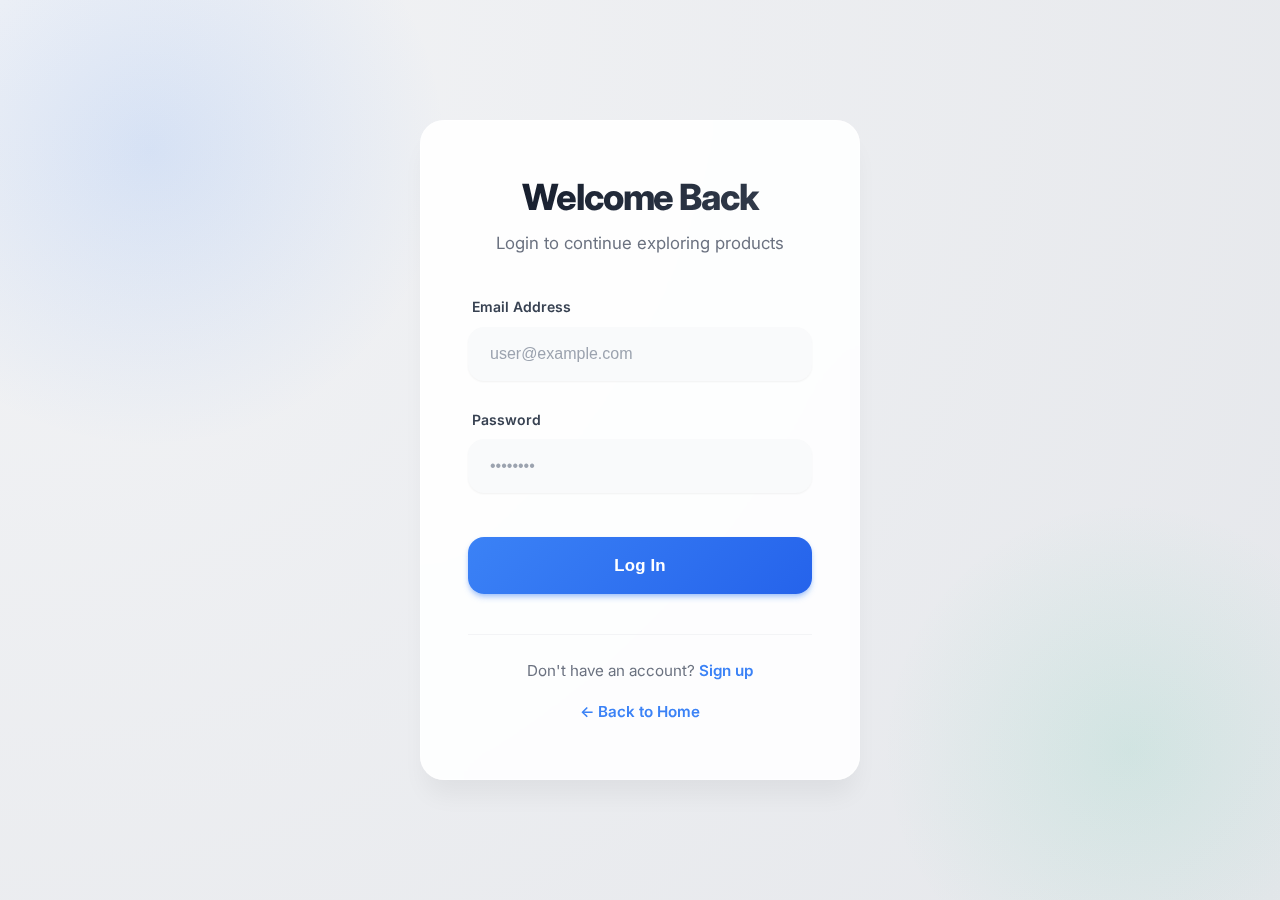
<file: TryNBuy1/dashboard.html>
<!DOCTYPE html>
<html lang="en">

<head>
    <meta charset="UTF-8">
    <meta name="viewport" content="width=device-width, initial-scale=1.0">
    <title>Dashboard - TryNbuy</title>

    <!-- Google Fonts -->
    <link rel="preconnect" href="https://fonts.googleapis.com">
    <link rel="preconnect" href="https://fonts.gstatic.com" crossorigin>
    <link href="https://fonts.googleapis.com/css2?family=Inter:wght@400;500;700&display=swap" rel="stylesheet">

    <!-- CSS -->
    <link rel="stylesheet" href="css/main.css">
    <link rel="stylesheet" href="css/dashboard.css">
    <link rel="stylesheet" href="css/responsive.css">
</head>

<body>

    <!-- Dashboard Header -->
    <header class="dashboard-header glass">
        <div class="container dashboard-nav">
            <div style="display: flex; align-items: center; gap: 1rem;">
                <button class="mobile-menu-toggle">☰</button>
                <a href="dashboard.html" class="fade-in"
                    style="font-size: 1.5rem; font-weight: 800; color: var(--primary-color);">TryNbuy</a>
            </div>

            <div class="search-bar fade-in delay-100 mobile-hidden">
                <input type="text" class="search-input" placeholder="Search for products...">
            </div>

            <div class="user-menu fade-in delay-200">
                <a href="add-product.html" class="btn btn-primary desktop-only"
                    style="padding: 0.6rem 1.25rem; font-size: 0.9rem;">+ List Item</a>
                <div class="user-avatar" title="User Profile">U</div>
            </div>
        </div>
    </header>

    <!-- Main Content -->
    <!-- Sticky Filter Bar -->
    <div class="marketplace-filters slide-up">
        <div class="container">
            <div class="filter-container">
                <div class="filter-chip active">All Products</div>
                <div class="filter-chip">Electronics</div>
                <div class="filter-chip">Furniture</div>
                <div class="filter-chip">Sports Equipment</div>
                <div class="filter-chip">Cameras & Optics</div>
                <div class="filter-chip">Musical Instruments</div>
                <div class="filter-chip">Gaming Consoles</div>
                <div class="filter-chip">Books</div>
            </div>
        </div>
    </div>

    <!-- Product Grid Section -->
    <section class="container section" style="padding-top: 2rem;">
        <div id="product-grid" class="products-grid">
            <!-- Products will be loaded here via JS -->
            <p class="fade-in delay-300">Loading marketplace...</p>
        </div>
    </section>

    <!-- Scripts -->
    <script src="js/data.js"></script>
    <script src="js/navigation.js"></script>
    <script src="js/ui.js"></script>
    <script>
        // Check auth
        checkAuth();

        // Render products
        const grid = document.getElementById('product-grid');

        // Clear loading message
        grid.innerHTML = '';

        if (products && products.length > 0) {
            products.forEach((product, index) => {
                const card = document.createElement('a');
                card.href = `product.html?id=${product.id}`;
                card.className = 'product-card slide-up';
                // Stagger animations
                card.style.animationDelay = `${index * 50}ms`;

                card.innerHTML = `
                    <div class="card-image-wrapper">
                        <span class="category-badge-top">${product.category}</span>
                        <img src="${product.image}" alt="${product.name}" loading="lazy">
                        <span class="card-badge-bottom-right">${product.age}</span>
                    </div>
                    <div class="card-content">
                        <div class="owner-avatar-small" title="${product.owner}">${product.owner.charAt(0)}</div>
                        <div class="card-text">
                            <h3 class="card-title">${product.name}</h3>
                            <div class="card-meta-line">
                                ${product.owner} <span class="dot-separator">•</span> 📍 ${product.location}
                            </div>
                            <div class="card-meta-line" style="margin-top: 2px;">
                                Verified Owner
                            </div>
                        </div>
                    </div>
                `;

                grid.appendChild(card);
            });
        } else {
            grid.innerHTML = '<p>No products found.</p>';
        }
    </script>
</body>

</html>
</file>
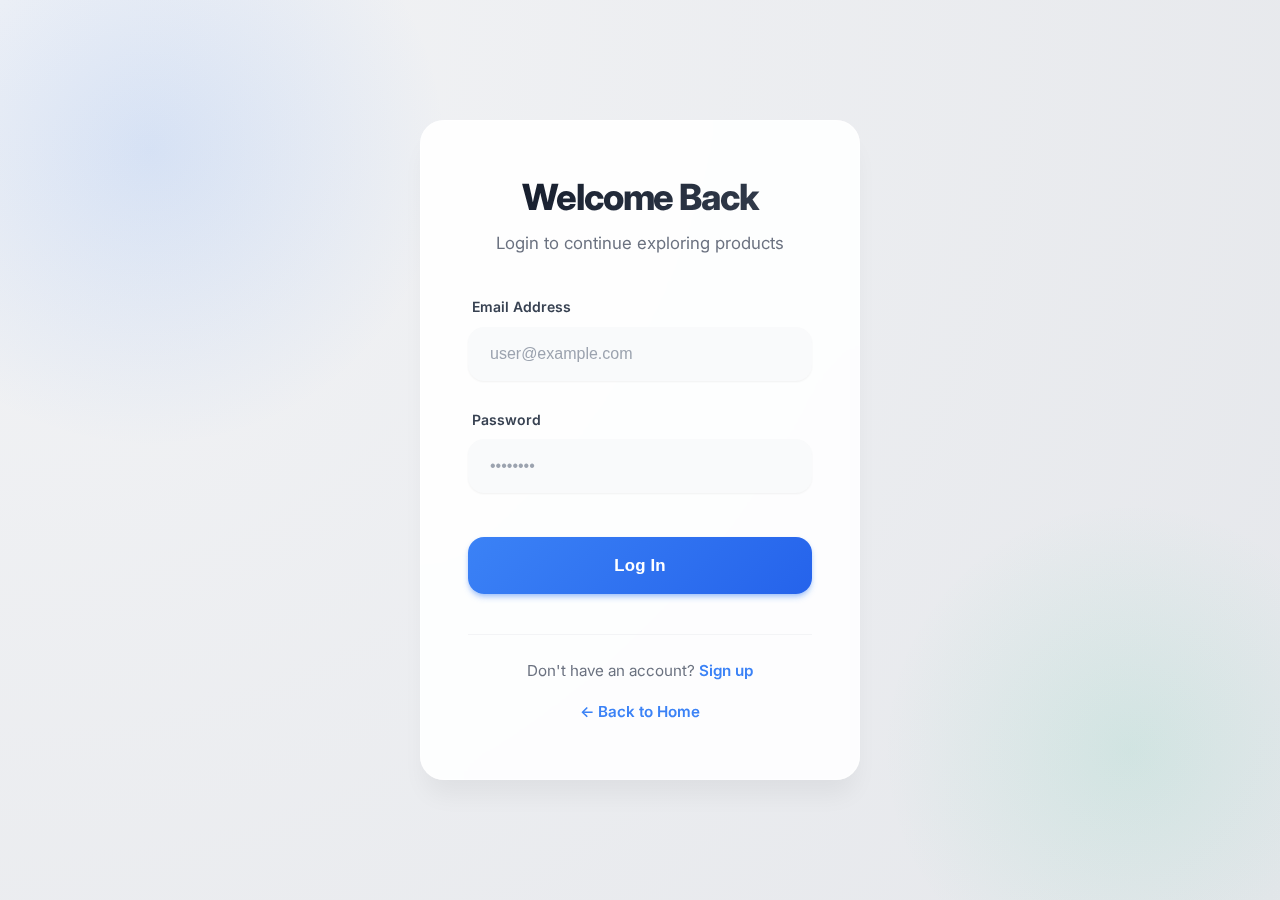
<file: TryNBuy1/login.html>
<!DOCTYPE html>
<html lang="en">

<head>
    <meta charset="UTF-8">
    <meta name="viewport" content="width=device-width, initial-scale=1.0">
    <title>Login - TryNbuy</title>

    <!-- Google Fonts -->
    <link rel="preconnect" href="https://fonts.googleapis.com">
    <link rel="preconnect" href="https://fonts.gstatic.com" crossorigin>
    <link href="https://fonts.googleapis.com/css2?family=Inter:wght@400;500;700&display=swap" rel="stylesheet">

    <!-- CSS -->
    <link rel="stylesheet" href="css/main.css">
    <link rel="stylesheet" href="css/forms.css">
    <link rel="stylesheet" href="css/responsive.css">
</head>

<body>

    <div class="auth-page">
        <div class="auth-card fade-in">
            <div class="auth-header">
                <h1>Welcome Back</h1>
                <p>Login to continue exploring products</p>
            </div>

            <form id="loginForm">
                <div class="form-group slide-up delay-100" style="text-align: left;">
                    <label for="email">Email Address</label>
                    <input type="email" id="email" class="form-control" placeholder="user@example.com" required>
                </div>

                <div class="form-group slide-up delay-200" style="text-align: left;">
                    <label for="password">Password</label>
                    <input type="password" id="password" class="form-control" placeholder="••••••••" required>
                </div>

                <button type="submit" class="btn btn-primary slide-up delay-300"
                    style="width: 100%; margin-top: 1rem;">Log In</button>
            </form>

            <div class="auth-footer slide-up delay-300">
                <p>Don't have an account? <a href="#">Sign up</a></p>
                <div style="margin-top: 1rem;">
                    <a href="index.html">← Back to Home</a>
                </div>
            </div>
        </div>
    </div>

    <script>
        // Simple login logic for frontend demo
        document.getElementById('loginForm').addEventListener('submit', function (e) {
            e.preventDefault();
            const email = document.getElementById('email').value;
            // Mock login
            if (email) {
                // Store user "session"
                localStorage.setItem('trynbuy_user', JSON.stringify({ email: email }));
                // Redirect to dashboard
                window.location.href = 'dashboard.html';
            }
        });
    </script>
</body>

</html>
</file>
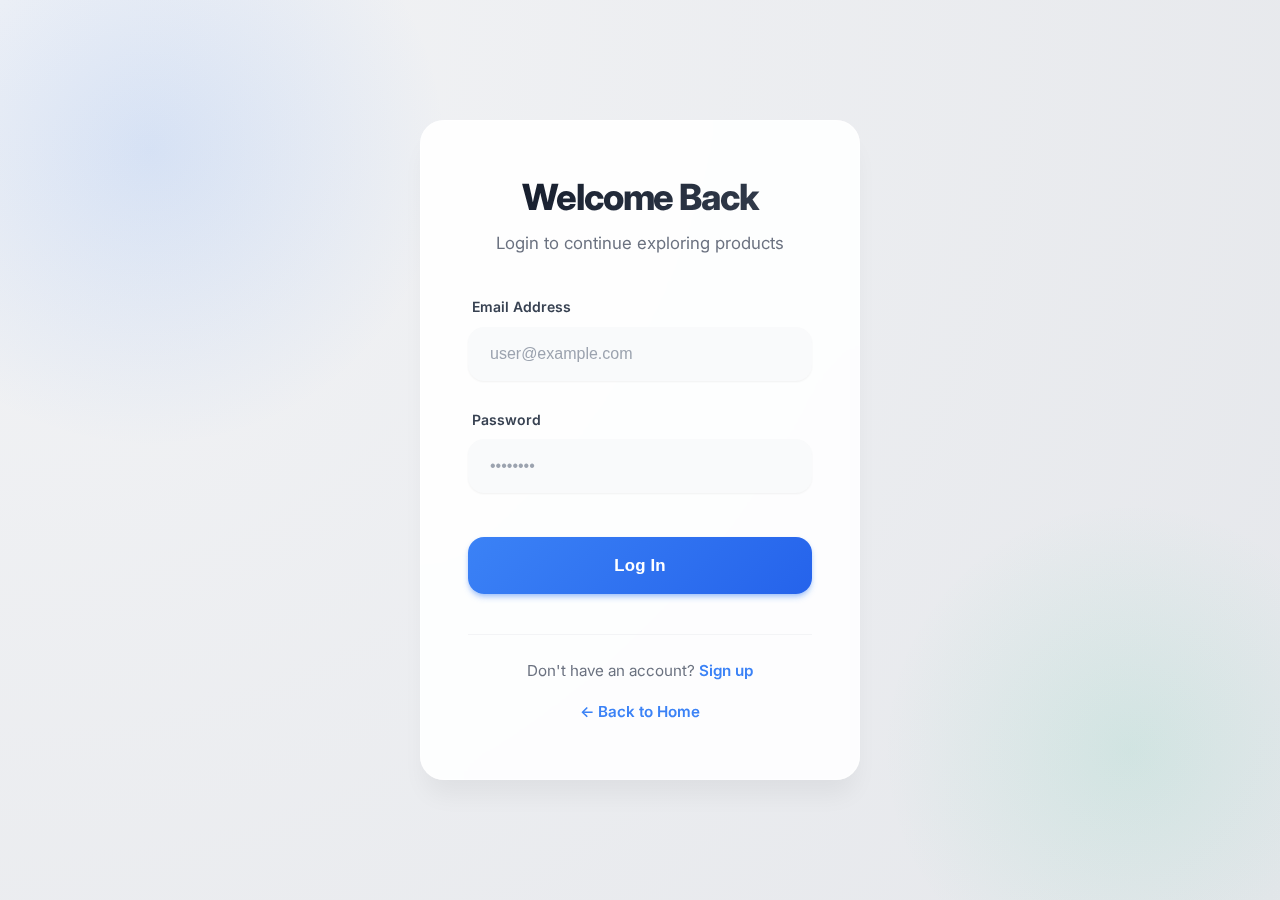
<file: TryNBuy1/product.html>
<!DOCTYPE html>
<html lang="en">

<head>
    <meta charset="UTF-8">
    <meta name="viewport" content="width=device-width, initial-scale=1.0">
    <title>Product Details - TryNbuy</title>

    <!-- Google Fonts -->
    <link rel="preconnect" href="https://fonts.googleapis.com">
    <link rel="preconnect" href="https://fonts.gstatic.com" crossorigin>
    <link href="https://fonts.googleapis.com/css2?family=Inter:wght@400;500;700&display=swap" rel="stylesheet">

    <!-- CSS -->
    <link rel="stylesheet" href="css/main.css">
    <link rel="stylesheet" href="css/dashboard.css">
    <link rel="stylesheet" href="css/responsive.css">
</head>

<body>

    <!-- Dashboard Header -->
    <header class="dashboard-header glass">
        <div class="container dashboard-nav">
            <a href="dashboard.html" class="fade-in"
                style="font-size: 1.5rem; font-weight: 800; color: var(--primary-color);">TryNbuy</a>

            <div class="search-bar fade-in delay-100">
                <input type="text" class="search-input" placeholder="Search for products...">
            </div>

            <div class="user-menu fade-in delay-200">
                <a href="add-product.html" class="btn btn-primary" style="padding: 0.6rem 1.25rem; font-size: 0.9rem;">+
                    List Item</a>
                <div class="user-avatar">U</div>
            </div>
        </div>
    </header>

    <!-- Main Content -->
    <main class="container section" style="padding-top: 0;">
        <div class="fade-in delay-100" style="margin-bottom: 2rem;">
            <a href="dashboard.html" style="color: var(--text-light); font-weight: 500;">&larr; Back to Dashboard</a>
        </div>

        <div id="product-content" class="product-detail-container fade-in delay-200">
            <!-- Content loaded via JS -->
            <p>Loading product details...</p>
        </div>
    </main>

    <!-- Scripts -->
    <script src="js/data.js"></script>
    <script src="js/navigation.js"></script>
    <script src="js/ui.js"></script>
    <script>
        checkAuth();

        const getProductId = () => {
            const params = new URLSearchParams(window.location.search);
            return parseInt(params.get('id'));
        };

        const renderProduct = () => {
            const id = getProductId();
            const container = document.getElementById('product-content');

            if (!id) {
                container.innerHTML = '<p>No product specified.</p>';
                return;
            }

            const product = products.find(p => p.id === id);

            if (!product) {
                container.innerHTML = '<p>Product not found.</p>';
                return;
            }

            document.title = `${product.name} - TryNbuy`;

            container.innerHTML = `
                <div class="product-detail-grid fade-in delay-100">
                    <!-- Left Column: Gallery -->
                    <div class="gallery-section">
                        <div class="thumbnails">
                            <div class="thumb active" onclick="changeImage(this, '${product.image}')">
                                <img src="${product.image}" alt="View 1">
                            </div>
                            <!-- Mock Thumbnails (reusing same image for demo) -->
                            <div class="thumb" onclick="changeImage(this, '${product.image}')">
                                <img src="${product.image}" alt="View 2" style="filter: hue-rotate(90deg);">
                            </div>
                            <div class="thumb" onclick="changeImage(this, '${product.image}')">
                                <img src="${product.image}" alt="View 3" style="filter: hue-rotate(180deg);">
                            </div>
                            <div class="thumb" onclick="changeImage(this, '${product.image}')">
                                <img src="${product.image}" alt="View 4" style="filter: hue-rotate(270deg);">
                            </div>
                        </div>
                        <div class="main-image">
                            <img id="mainImg" src="${product.image}" alt="${product.name}">
                        </div>
                    </div>

                    <!-- Right Column: Info & Owner -->
                    <div class="product-info">
                        <div style="margin-bottom: 2rem;">
                            <span class="detail-category">${product.category}</span>
                            <h1>${product.name}</h1>
                            <div class="detail-meta" style="border: none; padding-bottom: 0.5rem; margin-bottom: 0.5rem;">
                                <span>📍 ${product.location}</span>
                                <span>🕒 ${product.age}</span>
                            </div>
                        </div>

                        <div class="owner-sidebar-card slide-up delay-200">
                            <div class="owner-large-avatar">${product.owner.charAt(0)}</div>
                            <h3 style="margin-bottom: 0.25rem;">${product.owner}</h3>
                            <div style="color: var(--text-light); font-size: 0.9rem;">Member since 2024</div>
                            <div class="trust-badge">🛡️ Verified Owner</div>
                            
                            <div style="margin-top: 1.5rem; display: flex; flex-direction: column; gap: 0.75rem;">
                                <a href="https://wa.me/?text=Hi ${product.owner}, I found your ${product.name} on TryNbuy..." target="_blank" class="btn btn-secondary" style="width: 100%; justify-content: center; background: #25D366; border-color: #25D366;">
                                    <span style="margin-right: 8px; font-size: 1.2rem;">💬</span> Chat on WhatsApp
                                </a>
                                <a href="tel:${product.phone}" class="btn btn-outline" style="width: 100%; justify-content: center;">
                                    <span style="margin-right: 8px;">📞</span> Call Owner
                                </a>
                            </div>
                            <p style="font-size: 0.8rem; color: #9ca3af; margin-top: 1rem;">
                                Typical response time: < 1 hour
                            </p>
                        </div>

                        <div class="detail-description slide-up delay-300">
                            <h3 style="margin-bottom: 1rem; font-size: 1.1rem; color: #111827;">About this product</h3>
                            <p>${product.description}</p>
                            <p style="margin-top: 1rem;">
                                <strong>Safety Tip:</strong> Always meet in a public place. Inspect the item thoroughly before buying.
                            </p>
                        </div>
                    </div>
                </div>
            `;
        };

        // Simple Gallery Function
        window.changeImage = (thumb, src) => {
            document.getElementById('mainImg').src = src;
            // Update active state
            document.querySelectorAll('.thumb').forEach(t => t.classList.remove('active'));
            thumb.classList.add('active');
        };

        renderProduct();
    </script>
</body>

</html>
</file>
<file: expense-tracker/css/style.css>
:root {
    --primary-color: #4f46e5;
    --secondary-color: #3730a3;
    --background-color: #f3f4f6;
    --card-bg: #ffffff;
    --text-color: #1f2937;
    --text-muted: #6b7280;
    --income-color: #2ecc71;
    --expense-color: #e74c3c;
    --border-radius: 12px;
    --shadow: 0 4px 6px -1px rgba(0, 0, 0, 0.1), 0 2px 4px -1px rgba(0, 0, 0, 0.06);
}

* {
    box-sizing: border-box;
    margin: 0;
    padding: 0;
}

body {
    background-color: var(--background-color);
    color: var(--text-color);
    font-family: 'Inter', sans-serif;
    display: flex;
    flex-direction: column;
    align-items: center;
    justify-content: center;
    min-height: 100vh;
    padding: 20px;
}

.container {
    width: 100%;
    max-width: 500px;
    margin: 0 auto;
}

header {
    text-align: center;
    margin-bottom: 2rem;
}

h1 {
    font-weight: 700;
    color: var(--primary-color);
}

h3 {
    border-bottom: 1px solid #e5e7eb;
    padding-bottom: 10px;
    margin-bottom: 15px;
    font-weight: 600;
}

/* Balance Section */
.balance-container {
    background: var(--card-bg);
    border-radius: var(--border-radius);
    box-shadow: var(--shadow);
    padding: 20px;
    margin-bottom: 2rem;
    text-align: center;
}

.balance-card h2 {
    font-size: 2.5rem;
    margin: 10px 0;
    color: var(--text-color);
}

.inc-exp-container {
    display: flex;
    justify-content: space-between;
    margin-top: 20px;
    padding-top: 20px;
    border-top: 1px solid #e5e7eb;
}

.money-card {
    flex: 1;
    text-align: center;
}

.money-card:first-child {
    border-right: 1px solid #e5e7eb;
}

.money {
    font-size: 1.25rem;
    letter-spacing: 1px;
    font-weight: 600;
    margin: 5px 0;
}

.money.plus {
    color: var(--income-color);
}

.money.minus {
    color: var(--expense-color);
}

/* Form Section */
.add-transaction {
    margin-bottom: 2rem;
    background: var(--card-bg);
    padding: 20px;
    border-radius: var(--border-radius);
    box-shadow: var(--shadow);
}

.form-control {
    margin-bottom: 15px;
}

label {
    display: block;
    margin-bottom: 5px;
    font-weight: 500;
    color: var(--text-muted);
}

input, select {
    border: 1px solid #d1d5db;
    border-radius: 8px;
    display: block;
    font-family: inherit;
    font-size: 16px;
    padding: 12px;
    width: 100%;
    transition: border-color 0.3s;
}

input:focus, select:focus {
    outline: none;
    border-color: var(--primary-color);
    box-shadow: 0 0 0 3px rgba(79, 70, 229, 0.1);
}

.form-row {
    display: flex;
    gap: 15px;
}

.form-row .form-control {
    flex: 1;
}

.btn {
    cursor: pointer;
    background-color: var(--primary-color);
    box-shadow: var(--shadow);
    color: #fff;
    border: 0;
    display: block;
    font-size: 16px;
    font-weight: 600;
    margin-top: 20px;
    padding: 12px;
    width: 100%;
    border-radius: 8px;
    transition: background-color 0.3s, transform 0.1s;
}

.btn:hover {
    background-color: var(--secondary-color);
}

.btn:active {
    transform: scale(0.98);
}

/* Transactions List */
.transactions {
    margin-bottom: 40px;
}

.list {
    list-style-type: none;
}

.list li {
    background-color: var(--card-bg);
    box-shadow: var(--shadow);
    color: var(--text-color);
    display: flex;
    justify-content: space-between;
    align-items: center;
    position: relative;
    padding: 15px;
    margin: 10px 0;
    border-radius: 8px;
    border-right: 5px solid transparent;
    transition: transform 0.2s;
}

.list li:hover {
    transform: translateX(2px);
}

.list li.plus {
    border-right-color: var(--income-color);
}

.list li.minus {
    border-right-color: var(--expense-color);
}

.transaction-info {
    display: flex;
    flex-direction: column;
}

.transaction-info small {
    color: var(--text-muted);
    margin-top: 4px;
}

.delete-btn {
    cursor: pointer;
    background-color: var(--expense-color);
    border: 0;
    color: #fff;
    font-size: 14px;
    line-height: 14px;
    padding: 6px 12px;
    border-radius: 4px;
    opacity: 0; /* Hidden by default on desktop, detailed interaction can be added */
    transition: opacity 0.3s;
    margin-left: 10px;
}

.list li:hover .delete-btn {
    opacity: 1;
}

/* Mobile Responsiveness */
@media (max-width: 600px) {
    .container {
        width: 100%;
        padding: 0;
    }
    
    .delete-btn {
        opacity: 1; /* Always show delete button on mobile */
    }
    
    .form-row {
        flex-direction: column;
        gap: 0;
    }
}
</file>
<file: stone,paper& scissors/style.css>
*{
    margin: 0%;
    padding: 0%;
    text-align: center;
}

h1{
    background-color: #081b31;
    color: white;
    height: 5rem;
    line-height: 5rem;
}
.choice{
    height: 165px;
    width: 165px;
    border-radius: 50%;
    display: flex;
    justify-content: center;
    align-items: center;
}
.choice:hover{
    /* opacity: 0.5; */
    cursor: pointer;
    background-color: #081b31;
}
img{
    height: 150px;
    width: 150px;
    object-fit: cover;
    border-radius: 50%;
}
.choices{
    display: flex;
    justify-content: center;
    align-items: center;
    gap: 3rem;
    margin-top: 5rem;
}
.score-bord{
    display: flex;
    justify-content: center;
    align-items: center;
    font-size: 2rem;
    margin-top: 3rem;
    gap: 5rem;

}
#comp-score,#user-score{
    font-size: 4rem;
}
.msg-container{
    margin-top: 5rem;
}
#msg{
    background-color: #081b31;
    color: white;
    font-size: 2rem;
    /* margin-top: 5rem; */
    display: inline;
    padding: 1rem;
    border-radius: 1rem;
}
</file>
<file: tic tac toe/ticTacToe.css>
*{
    margin: 0%;
    padding: 0%;
}
body{
    background-color: #548687;
    text-align: center;
}
.container{
    height: 70vh;
     display: flex;
    /* flex-wrap: wrap; */
    justify-content: center;
    align-items: center;
}
.game{
    height: 60vmin;
    width: 60vmin;
    display: flex;
    flex-wrap: wrap;
    justify-content: center;
    align-items: center;
    gap: 1.5vmin;
}
.box{
    height: 18vmin;
    width: 18vmin;
    border-radius: 1rem;
    border: none;
    box-shadow: 0 0 1rem rgba(0,0,0,0.3);
    font-size: 8vmin;
    color: #b0413e;
    background-color: #ffffc7;
}
#reset-btn{
    padding: 1rem;
    font-size: 1.25rem;
    background-color: #191913;
    color: #fff;
    border-radius: 1rem;
    border: none;
}
#new-btn{
    padding: 1rem;
    font-size: 1.25rem;
    background-color: #191913;
    color: #fff;
    border-radius: 1rem;
    border: none;
}
#msg{
    color: #ffffc7;
    font-size: 5vmin;
    
}
.msg_container{
    height: 30vmin;
}
.hide{
    display: none;
}
</file>
<file: TryNBuy1/css/main.css>
:root {
    --primary-color: #3b82f6;
    --primary-hover: #2563eb;
    --secondary-color: #10b981;
    --secondary-hover: #059669;
    --text-color: #1f2937;
    --text-light: #6b7280;
    --bg-color: #f3f4f6;
    --white: #ffffff;
    --border-color: #e5e7eb;

    /* Modern Shadows */
    --shadow-sm: 0 1px 2px 0 rgba(0, 0, 0, 0.05);
    --shadow-md: 0 4px 6px -1px rgba(0, 0, 0, 0.1), 0 2px 4px -1px rgba(0, 0, 0, 0.06);
    --shadow-lg: 0 10px 15px -3px rgba(0, 0, 0, 0.1), 0 4px 6px -2px rgba(0, 0, 0, 0.05);

    --font-heading: 'Inter', system-ui, -apple-system, sans-serif;
    --font-body: 'Inter', system-ui, -apple-system, sans-serif;

    --radius-md: 0.5rem;
    --radius-lg: 1rem;
    --radius-xl: 1.5rem;

    --transition: all 0.3s cubic-bezier(0.4, 0, 0.2, 1);
}

*,
*::before,
*::after {
    box-sizing: border-box;
    margin: 0;
    padding: 0;
}

body {
    font-family: var(--font-body);
    color: var(--text-color);
    background-color: var(--bg-color);
    line-height: 1.6;
    -webkit-font-smoothing: antialiased;
    overflow-x: hidden;
}

h1,
h2,
h3,
h4,
h5,
h6 {
    font-family: var(--font-heading);
    margin-bottom: 0.5rem;
    font-weight: 700;
    line-height: 1.2;
    color: #111827;
}

a {
    text-decoration: none;
    color: inherit;
    transition: var(--transition);
}

ul {
    list-style: none;
}

img {
    max-width: 100%;
    display: block;
}

.container {
    width: 100%;
    max-width: 1200px;
    margin-right: auto;
    margin-left: auto;
    padding-right: 1.5rem;
    padding-left: 1.5rem;
}

/* Modern Button Styles */
.btn {
    display: inline-flex;
    align-items: center;
    justify-content: center;
    font-weight: 600;
    text-align: center;
    white-space: nowrap;
    vertical-align: middle;
    user-select: none;
    border: 1px solid transparent;
    padding: 0.75rem 2rem;
    font-size: 1rem;
    line-height: 1.5;
    border-radius: 9999px;
    /* Pill shape */
    transition: var(--transition);
    cursor: pointer;
    letter-spacing: 0.01em;
}

.btn-primary {
    color: #fff;
    background: linear-gradient(135deg, var(--primary-color), var(--primary-hover));
    border: none;
    box-shadow: 0 4px 6px -1px rgba(59, 130, 246, 0.3);
}

.btn-primary:hover {
    transform: translateY(-2px);
    box-shadow: 0 8px 12px -1px rgba(59, 130, 246, 0.4);
}

.btn-secondary {
    color: #fff;
    background: linear-gradient(135deg, var(--secondary-color), var(--secondary-hover));
    border: none;
    box-shadow: 0 4px 6px -1px rgba(16, 185, 129, 0.3);
}

.btn-secondary:hover {
    transform: translateY(-2px);
    box-shadow: 0 8px 12px -1px rgba(16, 185, 129, 0.4);
}

.btn-outline {
    color: var(--primary-color);
    border: 2px solid var(--primary-color);
    background-color: transparent;
}

.btn-outline:hover {
    background-color: var(--primary-color);
    color: white;
    box-shadow: 0 4px 6px -1px rgba(59, 130, 246, 0.2);
}

.section {
    padding: 80px 0;
}

.text-center {
    text-align: center;
}

.mb-1 {
    margin-bottom: 0.25rem;
}

.mb-2 {
    margin-bottom: 0.5rem;
}

.mb-3 {
    margin-bottom: 1rem;
}

.mb-4 {
    margin-bottom: 1.5rem;
}

.mb-5 {
    margin-bottom: 3rem;
}

.mt-4 {
    margin-top: 1.5rem;
}

/* Utilities */
.visually-hidden {
    position: absolute;
    width: 1px;
    height: 1px;
    padding: 0;
    margin: -1px;
    overflow: hidden;
    clip: rect(0, 0, 0, 0);
    white-space: nowrap;
    border: 0;
}

/* Animations */
@keyframes fadeIn {
    from {
        opacity: 0;
    }

    to {
        opacity: 1;
    }
}

@keyframes slideUp {
    from {
        opacity: 0;
        transform: translateY(30px);
    }

    to {
        opacity: 1;
        transform: translateY(0);
    }
}

@keyframes slideInRight {
    from {
        opacity: 0;
        transform: translateX(30px);
    }

    to {
        opacity: 1;
        transform: translateX(0);
    }
}

.fade-in {
    animation: fadeIn 0.8s ease-out forwards;
}

.slide-up {
    animation: slideUp 0.8s cubic-bezier(0.2, 0.8, 0.2, 1) forwards;
}

.delay-100 {
    animation-delay: 100ms;
}

.delay-200 {
    animation-delay: 200ms;
}

.delay-300 {
    animation-delay: 300ms;
}

/* Glassmorphism Utility */
.glass {
    background: rgba(255, 255, 255, 0.8);
    backdrop-filter: blur(12px);
    -webkit-backdrop-filter: blur(12px);
    border-bottom: 1px solid rgba(255, 255, 255, 0.5);
}

/* Card Base */
.card-base {
    background: var(--white);
    border-radius: var(--radius-lg);
    box-shadow: var(--shadow-sm);
    transition: var(--transition);
    border: 1px solid rgba(0, 0, 0, 0.03);
}

.card-base:hover {
    box-shadow: var(--shadow-lg);
    transform: translateY(-4px);
}

/* Navigation Links */
.nav-link {
    font-weight: 500;
    color: var(--text-color);
    position: relative;
    padding: 0.5rem 0;
}

.nav-link::after {
    content: '';
    position: absolute;
    width: 0;
    height: 2px;
    bottom: 0;
    left: 0;
    background-color: var(--primary-color);
    transition: width 0.3s ease;
}

.nav-link:hover {
    color: var(--primary-color);
}

.nav-link:hover::after {
    width: 100%;
}
</file>
<file: TryNBuy1/css/forms.css>
/* Forms CSS Enhanced - Premium Design */

/* Background & Layout */
.auth-page {
    display: flex;
    justify-content: center;
    align-items: center;
    min-height: 100vh;
    background: radial-gradient(circle at top left, #f3f4f6, #e5e7eb);
    position: relative;
    overflow: hidden;
    padding: 2rem;
}

/* Abstract Background Shapes */
.auth-page::before,
.auth-page::after {
    content: '';
    position: absolute;
    border-radius: 50%;
    z-index: 0;
}

.auth-page::before {
    width: 600px;
    height: 600px;
    background: radial-gradient(circle, rgba(59, 130, 246, 0.15) 0%, transparent 70%);
    top: -150px;
    left: -150px;
    animation: float 20s infinite alternate ease-in-out;
}

.auth-page::after {
    width: 500px;
    height: 500px;
    background: radial-gradient(circle, rgba(16, 185, 129, 0.1) 0%, transparent 70%);
    bottom: -100px;
    right: -100px;
    animation: float 15s infinite alternate-reverse ease-in-out;
}

@keyframes float {
    0% {
        transform: translate(0, 0) rotate(0deg);
    }

    100% {
        transform: translate(30px, 50px) rotate(10deg);
    }
}

/* Card Styling - Glassmorphism Feel */
.auth-card {
    background: rgba(255, 255, 255, 0.9);
    backdrop-filter: blur(20px);
    -webkit-backdrop-filter: blur(20px);
    padding: 3.5rem 3rem;
    border-radius: 1.5rem;
    box-shadow:
        0 20px 25px -5px rgba(0, 0, 0, 0.05),
        0 8px 10px -6px rgba(0, 0, 0, 0.01),
        0 0 0 1px rgba(255, 255, 255, 0.5) inset;
    width: 100%;
    max-width: 440px;
    text-align: center;
    position: relative;
    z-index: 10;
    transition: transform 0.3s ease, box-shadow 0.3s ease;
}

.auth-card:hover {
    transform: translateY(-2px);
    box-shadow:
        0 25px 30px -5px rgba(0, 0, 0, 0.08),
        0 10px 15px -6px rgba(0, 0, 0, 0.04),
        0 0 0 1px rgba(255, 255, 255, 0.6) inset;
}

/* Header Typography */
.auth-header {
    margin-bottom: 2.5rem;
}

.auth-header h1 {
    font-size: 2.25rem;
    color: #111827;
    margin-bottom: 0.75rem;
    letter-spacing: -0.03em;
    background: linear-gradient(135deg, #111827 0%, #374151 100%);
    -webkit-background-clip: text;
    background-clip: text;
    -webkit-text-fill-color: transparent;
    font-weight: 800;
}

.auth-header p {
    color: #6b7280;
    font-size: 1.05rem;
    line-height: 1.5;
}

/* Form Groups */
.form-group {
    margin-bottom: 1.75rem;
    text-align: left;
    position: relative;
}

.form-group label {
    display: block;
    font-size: 0.875rem;
    font-weight: 600;
    color: #374151;
    margin-bottom: 0.5rem;
    margin-left: 0.25rem;
}

/* Premium Inputs */
.form-control {
    width: 100%;
    background-color: #f9fafb;
    border: 2px solid transparent;
    border-radius: 1rem;
    padding: 1rem 1.25rem;
    font-size: 1rem;
    color: #1f2937;
    transition: all 0.25s ease;
    box-shadow: 0 1px 2px 0 rgba(0, 0, 0, 0.05);
}

.form-control::placeholder {
    color: #9ca3af;
}

.form-control:hover {
    background-color: #fff;
    box-shadow: 0 2px 4px 0 rgba(0, 0, 0, 0.05);
}

.form-control:focus {
    background-color: #fff;
    border-color: var(--primary-color);
    box-shadow: 0 0 0 4px rgba(59, 130, 246, 0.15);
    outline: none;
    transform: translateY(-1px);
}

/* Button Refinement */
.btn-primary {
    padding: 1rem 2rem;
    font-size: 1.05rem;
    border-radius: 1rem;
    font-weight: 600;
    letter-spacing: 0.01em;
    box-shadow: 0 4px 6px -1px rgba(59, 130, 246, 0.4), 0 2px 4px -1px rgba(59, 130, 246, 0.2);
}

.btn-primary:active {
    transform: translateY(0);
}

/* Footer Links */
.auth-footer {
    margin-top: 2.5rem;
    font-size: 0.95rem;
    color: #6b7280;
    border-top: 1px solid #f3f4f6;
    padding-top: 1.5rem;
}

.auth-footer a {
    color: var(--primary-color);
    font-weight: 600;
    text-decoration: none;
    position: relative;
    transition: color 0.2s;
}

.auth-footer a::after {
    content: '';
    position: absolute;
    width: 100%;
    height: 2px;
    bottom: -2px;
    left: 0;
    background-color: var(--primary-color);
    transform: scaleX(0);
    transform-origin: bottom right;
    transition: transform 0.25s ease-out;
}

.auth-footer a:hover {
    color: var(--primary-hover);
}

.auth-footer a:hover::after {
    transform: scaleX(1);
    transform-origin: bottom left;
}

/* Add Product / Other Forms Container */
.form-page-container {
    max-width: 800px;
    margin: 60px auto;
    background: #fff;
    padding: 3.5rem;
    border-radius: 1.5rem;
    box-shadow: var(--shadow-xl);
    border: 1px solid rgba(0, 0, 0, 0.02);
}

.form-step-group {
    background: #f8fafc;
    padding: 2rem;
    border-radius: 1.25rem;
    margin-bottom: 2rem;
    border: 1px solid #e2e8f0;
    transition: border-color 0.2s;
}

.form-step-group:hover {
    border-color: #cbd5e1;
}

.form-step-title {
    font-size: 1.1rem;
    font-weight: 700;
    color: #334155;
    margin-bottom: 1.25rem;
    display: flex;
    align-items: center;
    gap: 0.75rem;
}

.step-number-badge {
    background: var(--primary-color);
    color: white;
    width: 28px;
    height: 28px;
    border-radius: 50%;
    display: flex;
    align-items: center;
    justify-content: center;
    font-size: 0.85rem;
    font-weight: 700;
    box-shadow: 0 2px 4px rgba(59, 130, 246, 0.3);
}
</file>
<file: TryNBuy1/css/dashboard.css>
/* Dashboard Styles Phase 2 Enhanced (YouTube Style) */

.dashboard-header {
    background: rgba(255, 255, 255, 0.95);
    border-bottom: 1px solid rgba(0, 0, 0, 0.05);
    padding: 0;
    margin-bottom: 0;
    position: sticky;
    top: 0;
    z-index: 50;
    backdrop-filter: blur(8px);
}

.dashboard-nav {
    padding: 0.75rem 1.5rem;
    height: 70px;
    display: flex;
    align-items: center;
    justify-content: space-between;
}

.search-bar {
    flex-grow: 1;
    max-width: 600px;
    margin: 0 2rem;
}

.search-input {
    width: 100%;
    background: #f3f4f6;
    border: 1px solid transparent;
    padding: 0.7rem 1.5rem;
    border-radius: 999px;
    font-size: 0.95rem;
    transition: all 0.2s ease;
    color: #1f2937;
}

.search-input:focus {
    background: #fff;
    border-color: var(--primary-color);
    box-shadow: 0 0 0 4px rgba(59, 130, 246, 0.1);
    outline: none;
}

.user-menu {
    display: flex;
    align-items: center;
    gap: 1.5rem;
    flex-shrink: 0;
}

/* Dashboard Mobile Menu Toggle */
.mobile-menu-toggle {
    display: none;
    background: none;
    border: none;
    font-size: 1.5rem;
    color: var(--text-color);
    cursor: pointer;
}

/* Marketplace Sub-Header (Filters) */
.marketplace-filters {
    background: rgba(255, 255, 255, 0.95);
    padding: 0.75rem 0;
    position: sticky;
    top: 60px;
    /* Below header */
    z-index: 40;
    border-bottom: 1px solid #e5e7eb;
    backdrop-filter: blur(8px);
}

.filter-container {
    display: flex;
    gap: 0.75rem;
    align-items: center;
    overflow-x: auto;
    padding: 0 1rem 0.5rem;
    scrollbar-width: none;
}

.filter-chip {
    padding: 0.4rem 1rem;
    border-radius: 8px;
    /* More squarish but rounded, like modern YT chips */
    font-size: 0.9rem;
    font-weight: 500;
    cursor: pointer;
    white-space: nowrap;
    transition: var(--transition);
    background: #f3f4f6;
    /* Gray background default */
    border: 1px solid transparent;
    color: #0f0f0f;
}

.filter-chip.active {
    background: #0f0f0f;
    /* Black active */
    color: white;
}

.filter-chip:hover:not(.active) {
    background: #e5e7eb;
}

/* Grid Layout */
.products-grid {
    display: grid;
    grid-template-columns: repeat(auto-fill, minmax(300px, 1fr));
    /* Wider cards */
    gap: 2rem 1rem;
    /* More vertical gap, less horizontal gap */
    padding-bottom: 4rem;
}

/* YouTube Style Product Card */
.product-card {
    display: flex;
    flex-direction: column;
    background: transparent;
    /* No card background */
    border-radius: 0;
    box-shadow: none;
    /* No shadow by default */
    transition: transform 0.2s;
    text-decoration: none;
    color: inherit;
    cursor: pointer;
}

.product-card:hover {
    transform: none;
    /* YT doesn't lift, maybe just thumbnail pop? */
}

/* Thumbnail Wrapper (16:9) */
.card-image-wrapper {
    position: relative;
    width: 100%;
    padding-top: 56.25%;
    /* 16:9 Aspect Ratio */
    background: #e5e7eb;
    border-radius: 12px;
    overflow: hidden;
    margin-bottom: 0.75rem;
}

.card-image-wrapper img {
    position: absolute;
    top: 0;
    left: 0;
    width: 100%;
    height: 100%;
    object-fit: cover;
    transition: transform 0.3s ease;
}

.product-card:hover .card-image-wrapper img {
    border-radius: 0;
    /* Optional transition */
    transform: scale(1.05);
    /* Subtle zoom */
}

/* Duration/Status Badge on Thumbnail */
.card-badge-bottom-right {
    position: absolute;
    bottom: 8px;
    right: 8px;
    background: rgba(0, 0, 0, 0.8);
    color: white;
    font-size: 0.75rem;
    font-weight: 600;
    padding: 2px 4px;
    border-radius: 4px;
    z-index: 2;
}

.category-badge-top {
    position: absolute;
    top: 8px;
    left: 8px;
    background: rgba(255, 255, 255, 0.9);
    color: #0f0f0f;
    font-size: 0.75rem;
    font-weight: 600;
    padding: 2px 6px;
    border-radius: 4px;
    z-index: 2;
}

/* Card Metadata Layout */
.card-content {
    display: flex;
    gap: 12px;
    padding: 0;
    /* Remove internal padding */
}

.owner-avatar-small {
    width: 36px;
    height: 36px;
    border-radius: 50%;
    background: #e5e7eb;
    flex-shrink: 0;
    display: flex;
    align-items: center;
    justify-content: center;
    font-size: 0.9rem;
    font-weight: 700;
    color: #6b7280;
}

.card-text {
    flex-grow: 1;
    display: flex;
    flex-direction: column;
}

.card-title {
    font-size: 1rem;
    font-weight: 600;
    color: #0f0f0f;
    margin: 0 0 4px 0;
    line-height: 1.4;
    display: -webkit-box;
    -webkit-line-clamp: 2;
    line-clamp: 2;
    -webkit-box-orient: vertical;
    overflow: hidden;
}

.card-meta-line {
    font-size: 0.85rem;
    color: #606060;
    line-height: 1.3;
}

.card-meta-line:hover {
    color: #0f0f0f;
}

.dot-separator {
    margin: 0 4px;
}

/* Clean Button for Mobile primarily, or subtle action */
.try-btn {
    display: none;
    /* YT doesn't show buttons on cards usually */
}

/* Gallery and Product Page fixes for new CSS overwrite */
.gallery-section {
    display: grid;
    grid-template-columns: 100px 1fr;
    gap: 1rem;
    height: 500px;
}

.thumbnails {
    display: flex;
    flex-direction: column;
    gap: 1rem;
}

.active {
    opacity: 1;
}

@media (max-width: 768px) {
    .products-grid {
        grid-template-columns: 1fr;
        /* Single column feed on mobile */
        gap: 1.5rem;
    }

    .card-title {
        font-size: 1.1rem;
    }

    .marketplace-filters {
        top: 50px;
    }

    .gallery-section {
        height: auto;
        grid-template-columns: 1fr;
    }
}
</file>
<file: TryNBuy1/css/responsive.css>
/* Responsive Styles Enhanced */

@media (max-width: 992px) {
    .container {
        max-width: 960px;
    }

    .hero-content h1 {
        font-size: 3.5rem;
    }
}

@media (max-width: 768px) {
    .container {
        max-width: 720px;
        padding-left: 1rem;
        padding-right: 1rem;
    }

    .hero-content h1 {
        font-size: 2.8rem;
    }

    .section {
        padding: 60px 0;
    }

    /* Mobile Nav */
    .desktop-nav {
        display: none;
    }

    .mobile-menu-toggle {
        display: block !important;
    }

    /* Product Page Mobile */
    .product-detail-grid {
        grid-template-columns: 1fr;
        gap: 2rem;
    }

    .gallery-section {
        display: flex;
        flex-direction: column-reverse;
        /* Thumbnails below */
        height: auto;
    }

    .thumbnails {
        flex-direction: row;
        overflow-x: auto;
        padding-bottom: 5px;
        border-right: none;
        padding-right: 0;
    }

    .thumb {
        width: 80px;
        height: 60px;
        flex-shrink: 0;
    }

    .main-image {
        height: 300px;
    }

    /* Dashboard Mobile */
    .dashboard-nav {
        padding: 0.75rem 1rem;
    }

    .user-menu {
        gap: 0.75rem;
    }

    .search-bar {
        position: fixed;
        top: 60px;
        left: 0;
        width: 100%;
        background: white;
        padding: 0.5rem 1rem;
        margin: 0;
        z-index: 45;
        box-shadow: 0 4px 6px -1px rgba(0, 0, 0, 0.05);
        display: none;
        /* Hidden by default on super small screens or handled differently */
        /* For simplicity, we keep it visible but styled differently or hide it */
    }

    /* Show search bar below header */
    .dashboard-header {
        padding-bottom: 0;
        margin-bottom: 1rem;
    }
}

@media (max-width: 576px) {
    .container {
        max-width: 100%;
    }

    .hero-content h1 {
        font-size: 2.2rem;
    }

    .btn {
        width: 100%;
        margin-bottom: 0.5rem;
        display: flex;
        /* Fix for pill buttons width */
    }

    .features-grid {
        grid-template-columns: 1fr;
    }

    .highlight-grid {
        grid-template-columns: 1fr;
    }

    .hero-stats {
        flex-direction: row;
        flex-wrap: wrap;
        gap: 1.5rem;
    }

    .stat-item {
        flex: 1 1 40%;
    }
}
</file>
<file: TryNBuy1/css/landing.css>
/* Landing Page Styles Enhanced Phase 2 */

/* Hero Section */
.hero {
    /* Using a gradient overlay on a placeholder image (using a solid color fallback for now or unsplash url) */
    background: linear-gradient(135deg, rgba(255, 255, 255, 0.9) 0%, rgba(243, 244, 246, 0.95) 100%), url('https://images.unsplash.com/photo-1556761175-5973dc0f32e7?ixlib=rb-1.2.1&auto=format&fit=crop&w=1920&q=80');
    background-size: cover;
    background-position: center;
    padding: 160px 0 120px;
    /* More top padding for navbar */
    text-align: center;
    position: relative;
    overflow: hidden;
}

.hero-content {
    position: relative;
    z-index: 1;
    max-width: 800px;
    margin: 0 auto;
}

.hero-tagline {
    display: inline-block;
    background: rgba(59, 130, 246, 0.1);
    color: var(--primary-color);
    padding: 0.5rem 1rem;
    border-radius: 2rem;
    font-weight: 600;
    font-size: 0.875rem;
    margin-bottom: 1.5rem;
    letter-spacing: 0.05em;
    text-transform: uppercase;
}

.hero-content h1 {
    font-size: 4.5rem;
    margin-bottom: 1.5rem;
    color: #111827;
    letter-spacing: -0.03em;
    line-height: 1.1;
    font-weight: 800;
}

.hero-content h1 span {
    background: linear-gradient(135deg, var(--primary-color), var(--secondary-color));
    -webkit-background-clip: text;
    -webkit-text-fill-color: transparent;
}

.hero-content p {
    font-size: 1.35rem;
    color: #4b5563;
    max-width: 650px;
    margin: 0 auto 3rem;
    line-height: 1.6;
}

.hero-stats {
    display: flex;
    justify-content: center;
    gap: 3rem;
    margin-top: 4rem;
    padding-top: 2rem;
    border-top: 1px solid rgba(0, 0, 0, 0.05);
}

.stat-item strong {
    display: block;
    font-size: 2rem;
    color: #111827;
    font-weight: 800;
}

.stat-item span {
    color: #6b7280;
    font-size: 0.9rem;
    text-transform: uppercase;
    letter-spacing: 0.05em;
}

/* Feature Highlights (New section under hero) */
.feature-highlights {
    padding: 4rem 0;
    background: var(--white);
    margin-top: -60px;
    position: relative;
    z-index: 2;
}

.highlight-grid {
    display: grid;
    grid-template-columns: repeat(3, 1fr);
    gap: 2rem;
}

.highlight-card {
    background: white;
    padding: 2rem;
    border-radius: var(--radius-lg);
    box-shadow: 0 20px 25px -5px rgba(0, 0, 0, 0.1), 0 10px 10px -5px rgba(0, 0, 0, 0.04);
    display: flex;
    align-items: center;
    gap: 1.5rem;
    border: 1px solid rgba(0, 0, 0, 0.05);
}

.highlight-icon {
    width: 60px;
    height: 60px;
    background: #eff6ff;
    color: var(--primary-color);
    border-radius: 50%;
    display: flex;
    align-items: center;
    justify-content: center;
    font-size: 1.5rem;
    flex-shrink: 0;
}

/* How It Works - Step Cards */
.steps-section {
    background: #f9fafb;
    position: relative;
}

.step-card {
    background: var(--white);
    padding: 3rem 2rem;
    border-radius: var(--radius-xl);
    text-align: center;
    position: relative;
    transition: var(--transition);
    border: 1px solid rgba(0, 0, 0, 0.03);
    height: 100%;
}

.step-card:hover {
    transform: translateY(-10px);
    box-shadow: var(--shadow-lg);
}

.step-number {
    width: 40px;
    height: 40px;
    background: var(--primary-color);
    color: white;
    font-weight: 700;
    border-radius: 50%;
    display: flex;
    align-items: center;
    justify-content: center;
    margin: 0 auto 2rem;
    box-shadow: 0 4px 6px -1px rgba(59, 130, 246, 0.3);
}

.step-image {
    height: 160px;
    margin-bottom: 2rem;
    background: #f3f4f6;
    /* Placeholder for illustration */
    border-radius: var(--radius-lg);
    display: flex;
    align-items: center;
    justify-content: center;
    color: #9ca3af;
}

/* Section Separators */
.section-wave {
    position: absolute;
    left: 0;
    width: 100%;
    overflow: hidden;
    line-height: 0;
}

.wave-top {
    top: 0;
    transform: translateY(-99%);
}

.wave-bottom {
    bottom: 0;
    transform: translateY(99%);
}

.section-wave svg {
    position: relative;
    display: block;
    width: calc(100% + 1.3px);
    height: 60px;
}

.fill-white {
    fill: #ffffff;
}

.fill-gray {
    fill: #f9fafb;
}

@media (max-width: 768px) {
    .hero-content h1 {
        font-size: 3rem;
    }

    .hero {
        padding: 120px 0 80px;
    }

    .highlight-grid {
        grid-template-columns: 1fr;
    }

    .hero-stats {
        flex-direction: column;
        gap: 1.5rem;
    }
}
</file>
